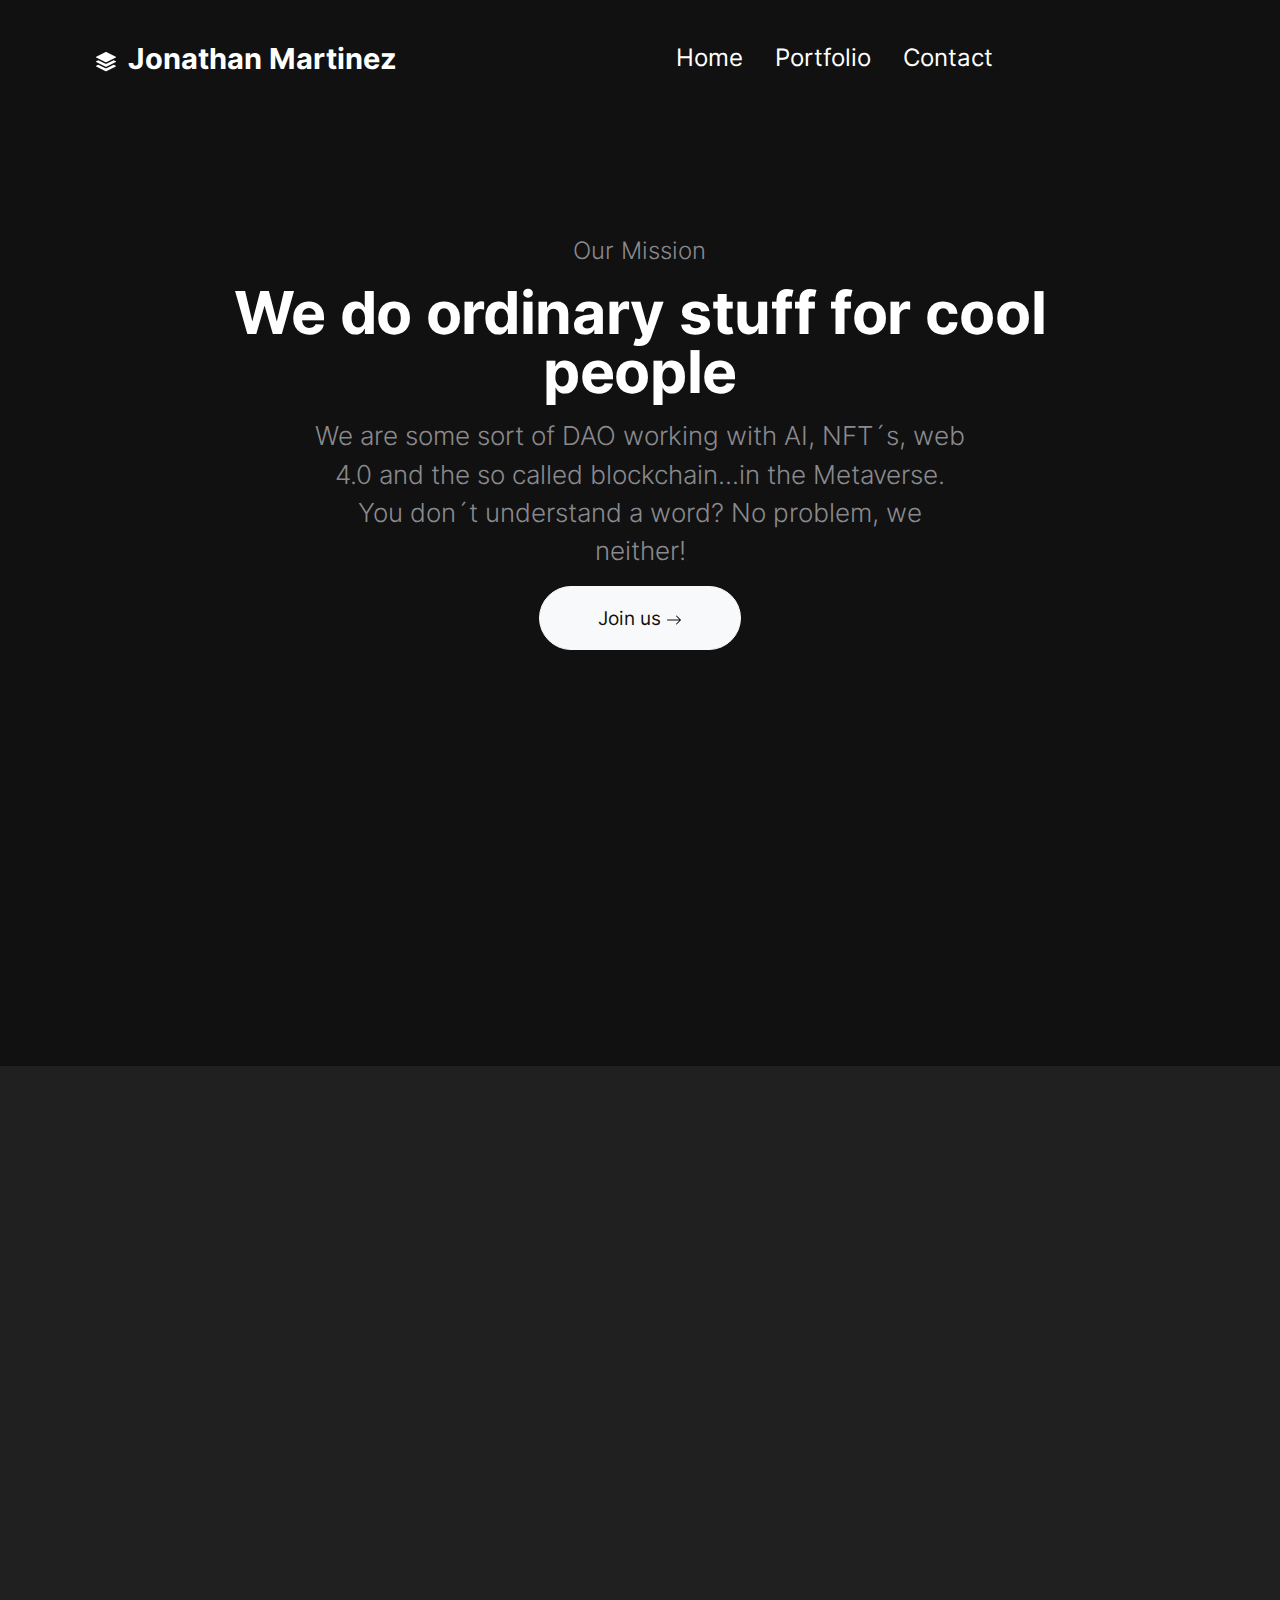
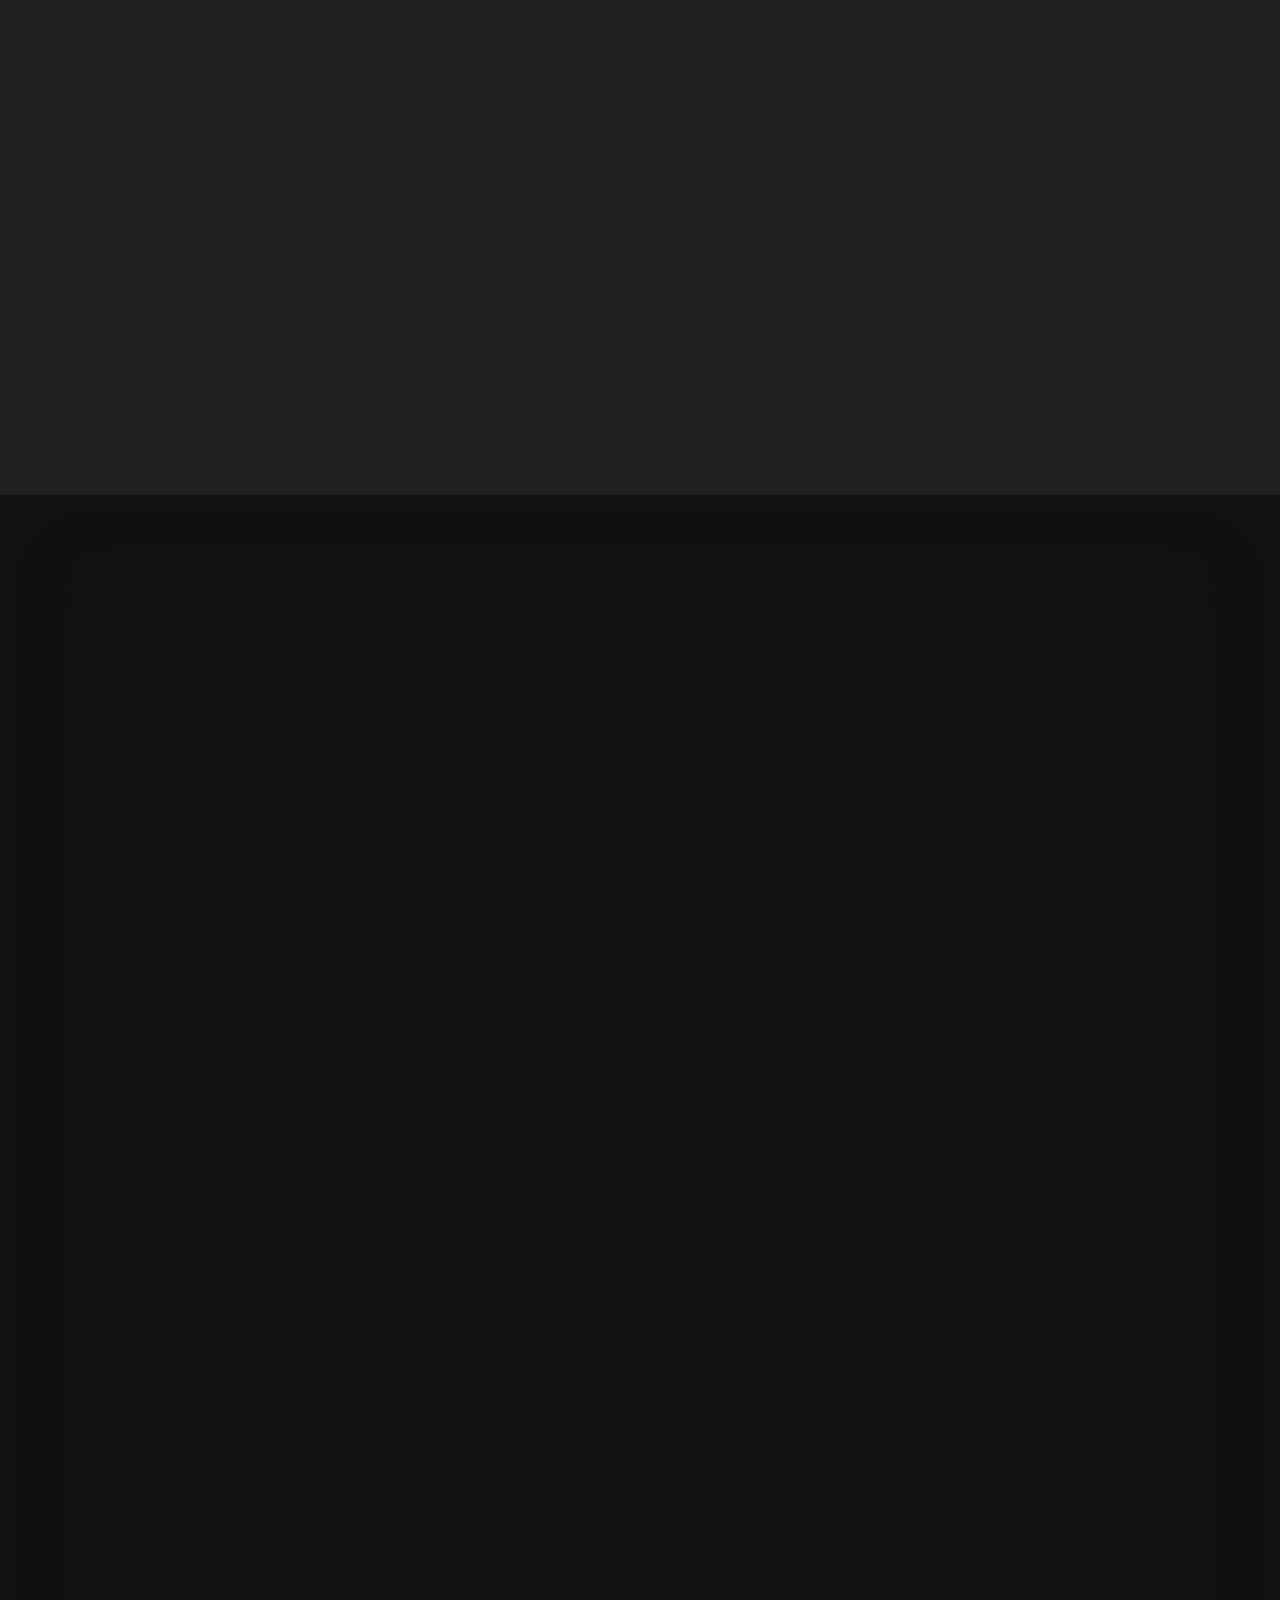
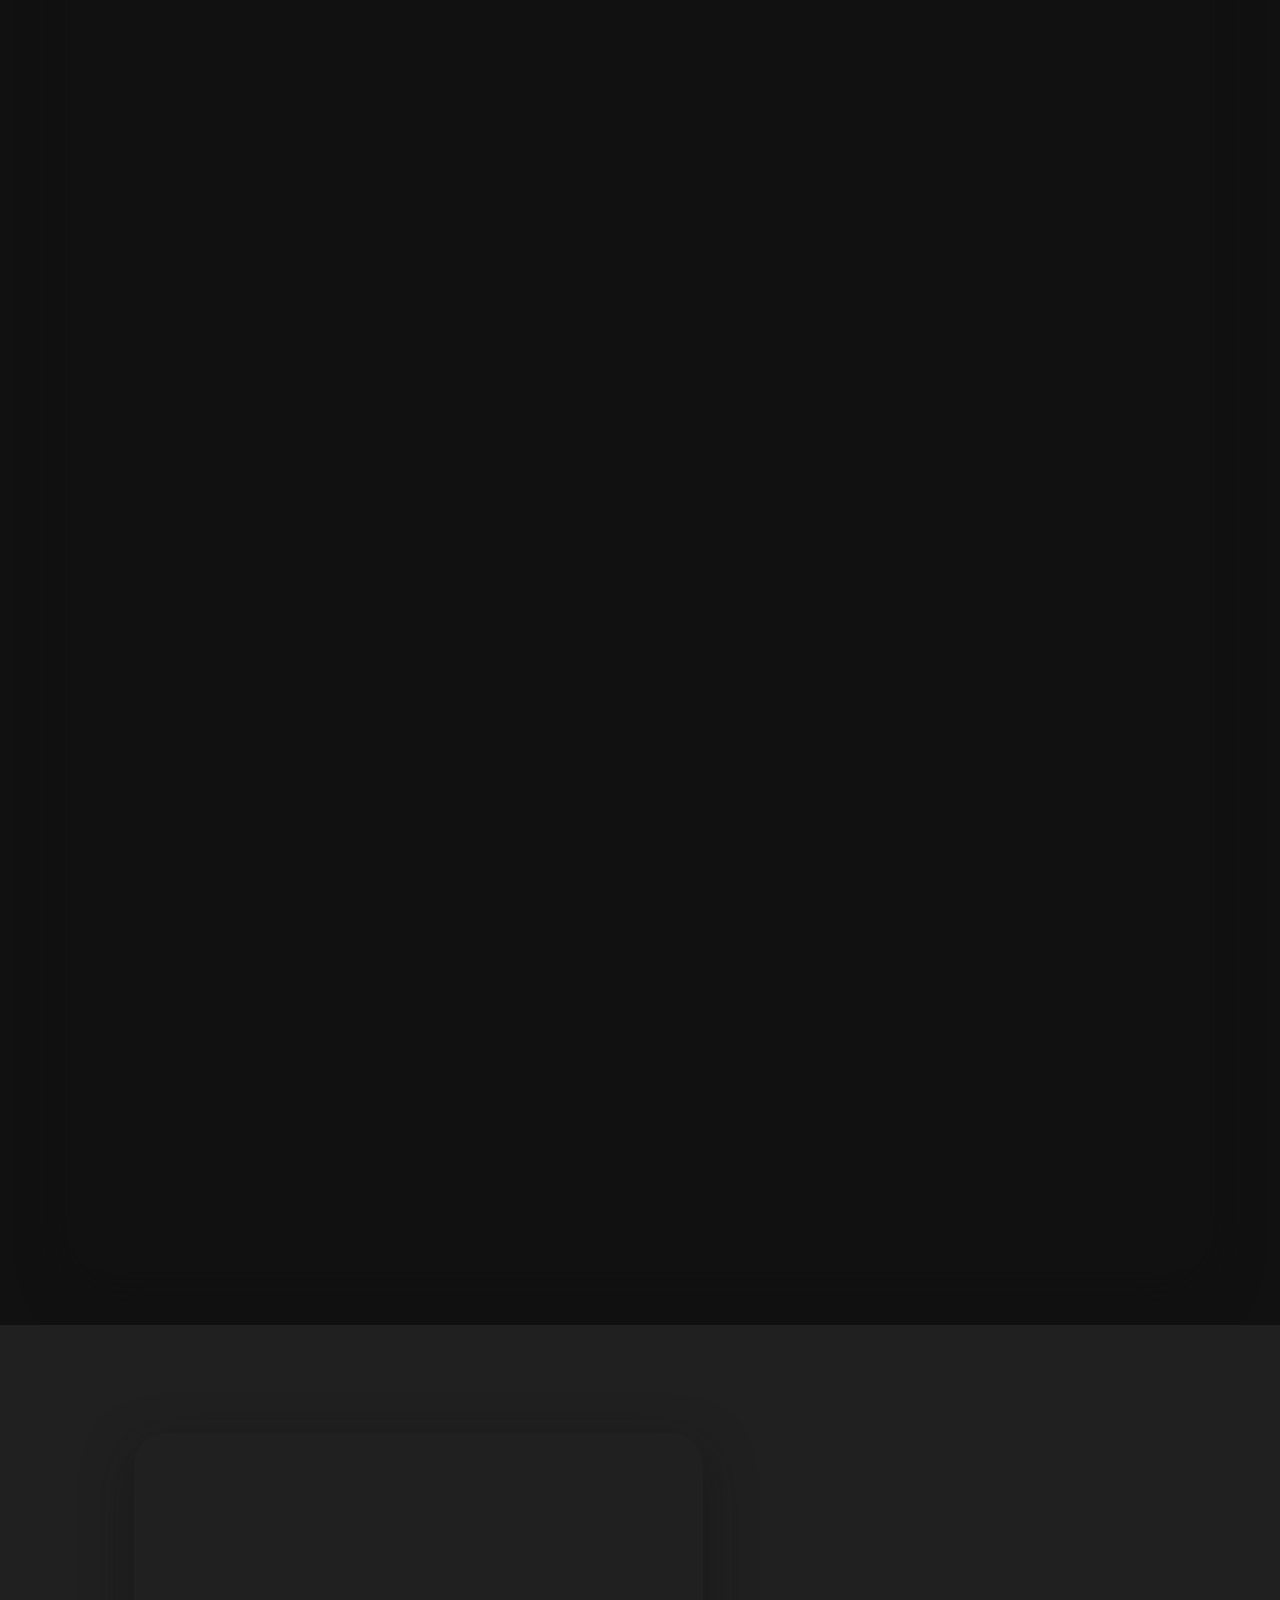
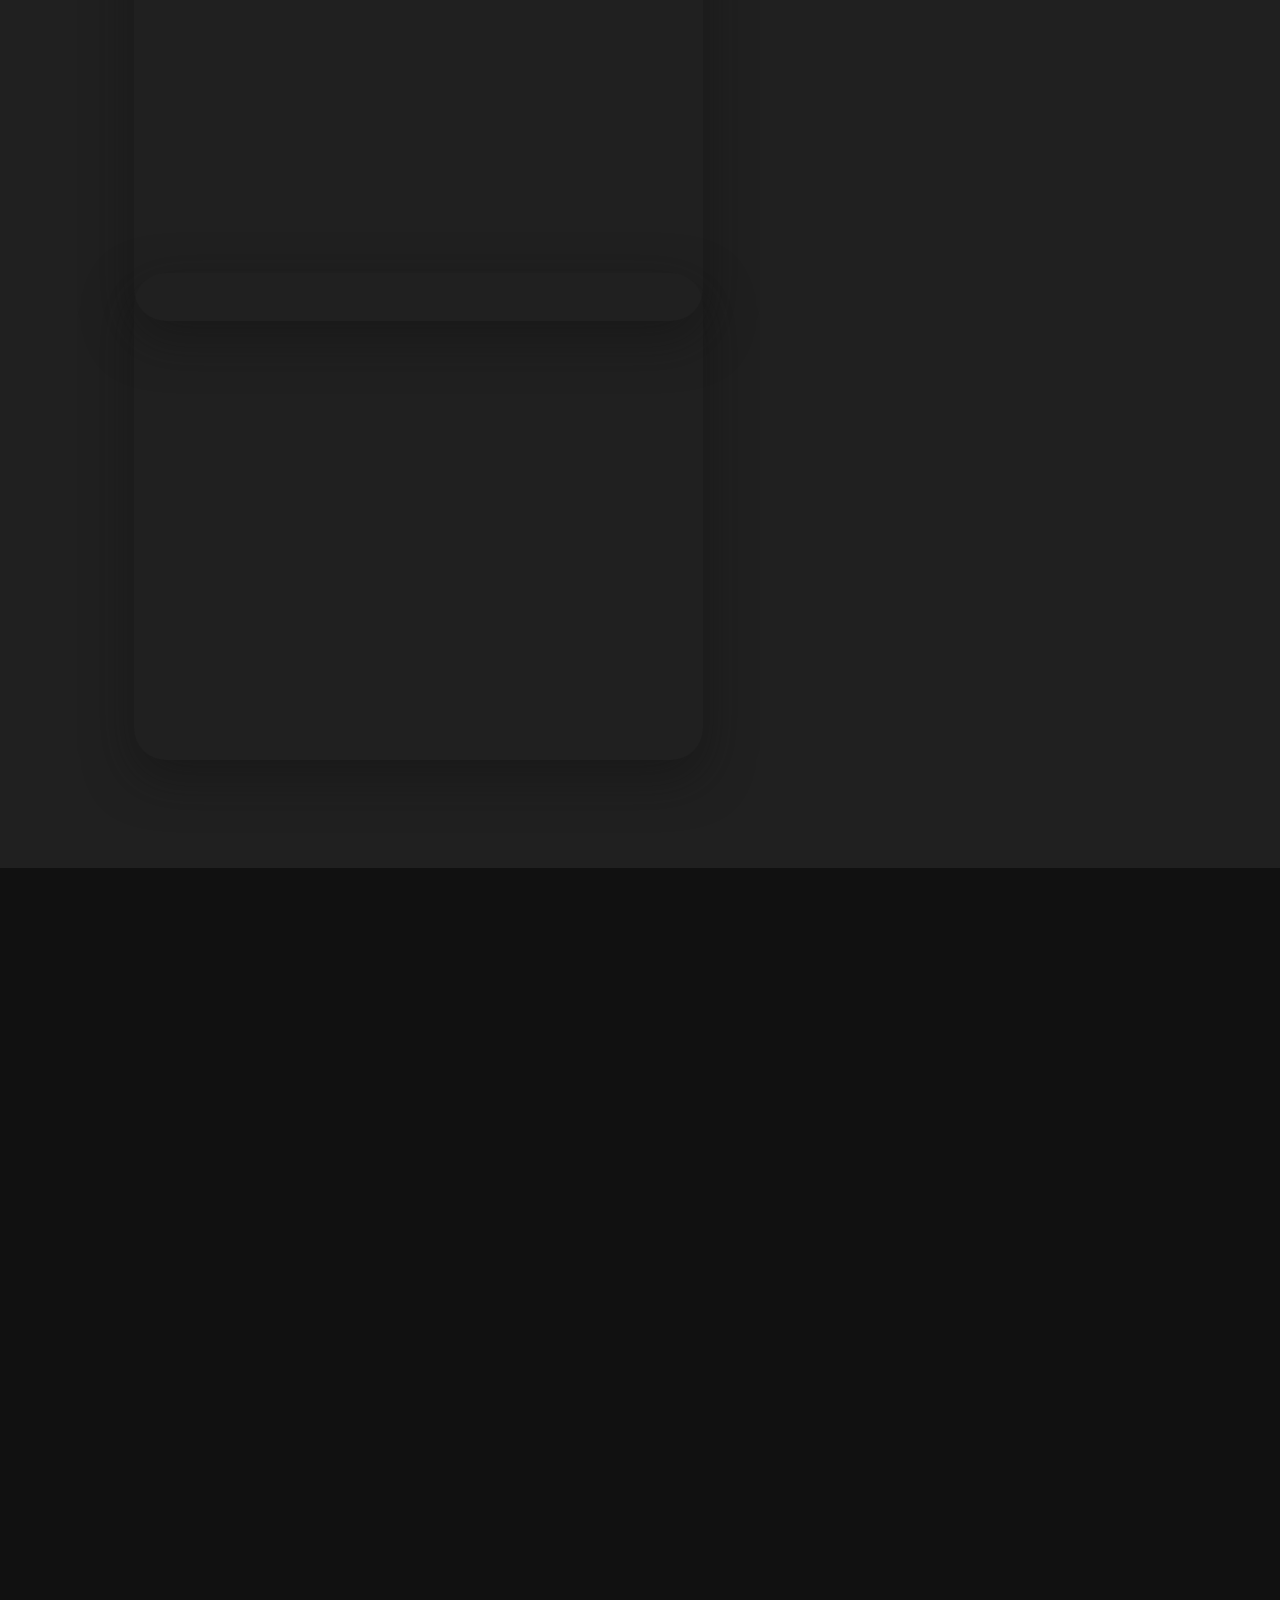
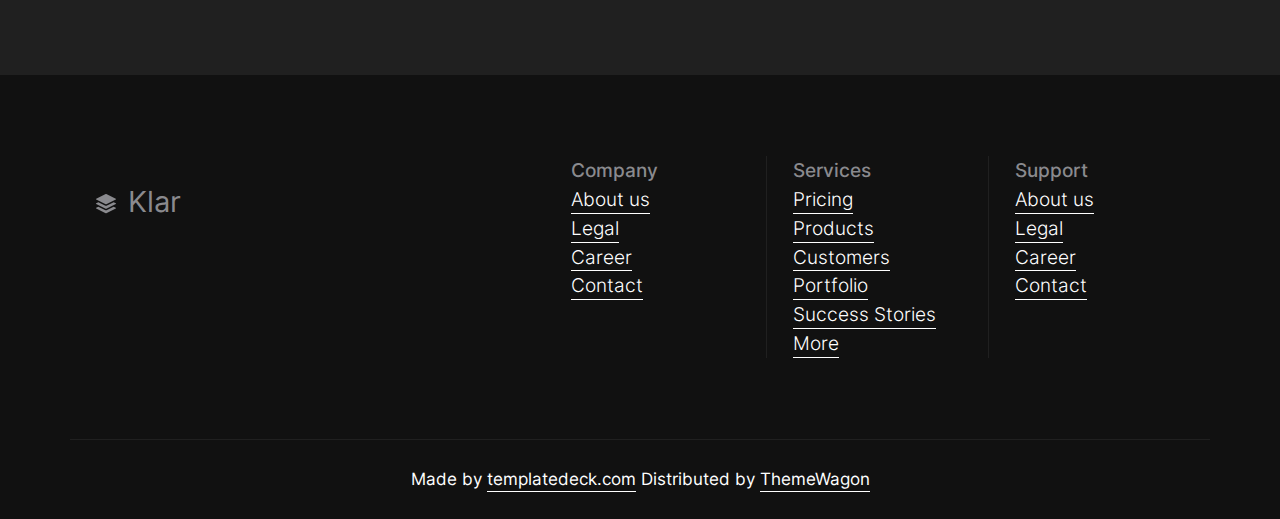
<file: index.html>
<!doctype html>
<html class="h-100" lang="en">

<head>
  <meta charset="utf-8">
  <meta name="viewport" content="width=device-width,initial-scale=1,shrink-to-fit=no">
  <meta name="description" content="A well made and handcrafted Bootstrap 5 template">
  <link rel="apple-touch-icon" sizes="180x180" href="img/apple-touch-icon.png">
  <link rel="icon" type="image/png" sizes="32x32" href="img/favicon-32x32.png">
  <link rel="icon" type="image/png" sizes="16x16" href="img/favicon-16x16.png">
  <link rel="icon" type="image/png" sizes="96x96" href="img/favicon.png">
  <meta name="author" content="Holger Koenemann">
  <meta name="generator" content="Eleventy v2.0.0">
  <meta name="HandheldFriendly" content="true">
  <title>Portfolio</title>
  <link rel="stylesheet" href="css/theme.min.css">
 
  <style>
    /* inter-300 - latin */
    @font-face {
      font-family: 'Inter';
      font-style: normal;
      font-weight: 300;
      font-display: swap;
      src: local(''),
        url('fonts/inter-v12-latin-300.woff2') format('woff2'),
        /* Chrome 26+, Opera 23+, Firefox 39+ */
        url('fonts/inter-v12-latin-300.woff') format('woff');
      /* Chrome 6+, Firefox 3.6+, IE 9+, Safari 5.1+ */
    }

    /* inter-400 - latin */
    @font-face {
      font-family: 'Inter';
      font-style: normal;
      font-weight: 400;
      font-display: swap;
      src: local(''),
        url('fonts/inter-v12-latin-regular.woff2') format('woff2'),
        /* Chrome 26+, Opera 23+, Firefox 39+ */
        url('fonts/inter-v12-latin-regular.woff') format('woff');
      /* Chrome 6+, Firefox 3.6+, IE 9+, Safari 5.1+ */
    }

    @font-face {
      font-family: 'Inter';
      font-style: normal;
      font-weight: 500;
      font-display: swap;
      src: local(''),
        url('fonts/inter-v12-latin-500.woff2') format('woff2'),
        /* Chrome 26+, Opera 23+, Firefox 39+ */
        url('fonts/inter-v12-latin-500.woff') format('woff');
      /* Chrome 6+, Firefox 3.6+, IE 9+, Safari 5.1+ */
    }

    @font-face {
      font-family: 'Inter';
      font-style: normal;
      font-weight: 700;
      font-display: swap;
      src: local(''),
        url('fonts/inter-v12-latin-700.woff2') format('woff2'),
        /* Chrome 26+, Opera 23+, Firefox 39+ */
        url('fonts/inter-v12-latin-700.woff') format('woff');
      /* Chrome 6+, Firefox 3.6+, IE 9+, Safari 5.1+ */
    }
  </style>


</head>

<body class="bg-black text-white mt-0" data-bs-spy="scroll" data-bs-target="#navScroll">

  <nav id="navScroll" class="navbar navbar-dark bg-black fixed-top px-vw-5" tabindex="0">
    <div class="container">
      <a class="navbar-brand pe-md-4 fs-4 col-12 col-md-auto text-center" href="index.html">
        <svg xmlns="http://www.w3.org/2000/svg" width="20" height="20" fill="currentColor" class="bi bi-stack"
          viewBox="0 0 16 16">
          <path
            d="m14.12 10.163 1.715.858c.22.11.22.424 0 .534L8.267 15.34a.598.598 0 0 1-.534 0L.165 11.555a.299.299 0 0 1 0-.534l1.716-.858 5.317 2.659c.505.252 1.1.252 1.604 0l5.317-2.66zM7.733.063a.598.598 0 0 1 .534 0l7.568 3.784a.3.3 0 0 1 0 .535L8.267 8.165a.598.598 0 0 1-.534 0L.165 4.382a.299.299 0 0 1 0-.535L7.733.063z" />
          <path
            d="m14.12 6.576 1.715.858c.22.11.22.424 0 .534l-7.568 3.784a.598.598 0 0 1-.534 0L.165 7.968a.299.299 0 0 1 0-.534l1.716-.858 5.317 2.659c.505.252 1.1.252 1.604 0l5.317-2.659z" />
        </svg>
        <span class="ms-md-1 mt-1 fw-bolder me-md-5 titulo">Jonathan Martinez</span>
      </a>

      <ul class="navbar-nav mx-auto mb-2 mb-lg-0 list-group list-group-horizontal">
        <li class="nav-item">
          <a class="nav-link fs-5" href="index.html" aria-label="Homepage">
            Home
          </a>
        </li>
        <li class="nav-item">
          <a class="nav-link fs-5" href="#porfolio" aria-label="A sample content page">
            Portfolio
          </a>
        </li>
        <li class="nav-item">
          <a class="nav-link fs-5" href="system.html" aria-label="A system message page">
            Contact
          </a>
        </li>

      </ul>
     
    </div>
  </nav>

  <main>
    <div class="w-100 overflow-hidden position-relative bg-black text-white" data-aos="fade">
      <div class="position-absolute w-100 h-100 bg-black opacity-75 top-0 start-0"></div>
      <div class="container py-vh-4 position-relative mt-5 px-vw-5 text-center">
        <div class="row d-flex align-items-center justify-content-center py-vh-5">
          <div class="col-12 col-xl-10">
            <span class="h5 text-secondary fw-lighter">Our Mission</span>
            <h1 class="display-huge mt-3 mb-3 lh-1">We do ordinary stuff for cool people</h1>
          </div>
          <div class="col-12 col-xl-8">
            <p class="lead text-secondary">We are some sort of DAO working with AI, NFT´s, web 4.0 and the so called
              blockchain...in the Metaverse. You don´t understand a word? No problem, we neither!</p>
          </div>
          <div class="col-12 text-center">
            <a href="#" class="btn btn-xl btn-light">Join us
              <svg xmlns="http://www.w3.org/2000/svg" width="16" height="16" fill="currentColor"
                class="bi bi-arrow-right" viewBox="0 0 16 16">
                <path fill-rule="evenodd"
                  d="M1 8a.5.5 0 0 1 .5-.5h11.793l-3.147-3.146a.5.5 0 0 1 .708-.708l4 4a.5.5 0 0 1 0 .708l-4 4a.5.5 0 0 1-.708-.708L13.293 8.5H1.5A.5.5 0 0 1 1 8z" />
              </svg>
            </a>
          </div>
        </div>
      </div>

    </div>

    <div class="w-100 position-relative bg-black text-white bg-cover d-flex align-items-center" id="porfolio">
      <div class="container-fluid px-vw-5">
        <div class="position-absolute w-100 h-50 bg-dark bottom-0 start-0"></div>
        <div class="row d-flex align-items-center position-relative justify-content-center px-0 g-5">
          <div class="col-12 col-lg-6">
            <img src="img/unam/unam (2).png" width="2280" height="1732" alt="abstract image"
              class="img-fluid position-relative rounded-5 shadow" data-aos="fade-up">
          </div>
          <div class="col-12 col-md-6 col-lg-3">
            <img src="img/unam/unam (1).png" width="1116" height="1578" alt="abstract image"
              class="img-fluid position-relative rounded-5 shadow" data-aos="fade-up" data-aos-duration="2000">
          </div>
          <div class="col-12 col-md-6 col-lg-3">
            <img src="img/unam/unam (3).png" width="1116" height="848" alt="abstract image"
              class="img-fluid position-relative rounded-5 shadow" data-aos="fade-up" data-aos-duration="3000">
          </div>
        </div>
      </div>
    </div>
    <div class="bg-dark">
      <div class="container px-vw-5 py-vh-5">
        <div class="row d-flex align-items-center">
          <div class="col-12 col-lg-7 text-lg-end" data-aos="fade-right">
            <span class="h5 text-secondary fw-lighter">Lanscape</span>
            <h2 class="display-4">Virtualizacion del Centro Cultural Universitario UNAM ENES Morelia</h2>
          </div>
          <div class="col-12 col-lg-5" data-aos="fade-left">
            <h3 class="pt-5">Modelado 3D </h3>
            <p class="text-secondary">Lorem ipsum dolor sit amet, consetetur sadipscing elitr, sed diam nonumy eirmod
              tempor invidunt ut labore et dolore magna aliquyam erat, sed diam voluptua.<br>
              <a href="content.html" class="link-fancy link-fancy-light me-2">Tell me more</a>
              <svg xmlns="http://www.w3.org/2000/svg" width="24" height="24" fill="currentColor"
                class="bi bi-arrow-right-circle" viewBox="0 0 16 16">
                <path fill-rule="evenodd"
                  d="M1 8a7 7 0 1 0 14 0A7 7 0 0 0 1 8zm15 0A8 8 0 1 1 0 8a8 8 0 0 1 16 0zM4.5 7.5a.5.5 0 0 0 0 1h5.793l-2.147 2.146a.5.5 0 0 0 .708.708l3-3a.5.5 0 0 0 0-.708l-3-3a.5.5 0 1 0-.708.708L10.293 7.5H4.5z" />
              </svg>
            </p>
            <h3 class="border-top border-secondary pt-5 mt-5">Landscape en Unreal Engine y Unity</h3>
            <p class="text-secondary">Lorem ipsum dolor sit amet, consetetur sadipscing elitr, sed diam nonumy eirmod
              tempor invidunt ut labore et dolore magna aliquyam erat, sed diam voluptua.<br>
              <a href="content.html" class="link-fancy link-fancy-light me-2">Tell me more</a>
              <svg xmlns="http://www.w3.org/2000/svg" width="24" height="24" fill="currentColor"
                class="bi bi-arrow-right-circle" viewBox="0 0 16 16">
                <path fill-rule="evenodd"
                  d="M1 8a7 7 0 1 0 14 0A7 7 0 0 0 1 8zm15 0A8 8 0 1 1 0 8a8 8 0 0 1 16 0zM4.5 7.5a.5.5 0 0 0 0 1h5.793l-2.147 2.146a.5.5 0 0 0 .708.708l3-3a.5.5 0 0 0 0-.708l-3-3a.5.5 0 1 0-.708.708L10.293 7.5H4.5z" />
              </svg>
            </p>
          </div>
        </div>
      </div>
    </div>

    <div class="bg-black py-vh-3">
      <div class="container bg-black px-vw-5 py-vh-3 rounded-5 shadow">

        <div class="row gx-5">
          <div class="col-12 col-md-6">
            <div class="card bg-transparent mb-5" data-aos="zoom-in-up">
              <div class="bg-dark shadow rounded-5 p-0">
                <div class="sketchfab-embed-wrapper"> <iframe title="Exhibidor Pastelero" frameborder="0" allowfullscreen mozallowfullscreen="true" webkitallowfullscreen="true" allow="autoplay; fullscreen; xr-spatial-tracking" xr-spatial-tracking execution-while-out-of-viewport execution-while-not-rendered web-share width="640" height="480" src="https://sketchfab.com/models/203ab8e62d40469d977b3bc71530044f/embed"> </iframe> </div>
                
                
                <div class="p-5">
                  <h2 class="fw-lighter">Ipsum dolor est</h2>
                  <p class="pb-4 text-secondary">Lorem ipsum dolor sit amet, consetetur sadipscing elitr, sed diam
                    nonumy eirmod tempor invidunt ut labore et dolore magna aliquyam erat.</p>
                  <a href="#" class="link-fancy link-fancy-light">Read more</a>
                </div>
              </div>
            </div>

            <div class="card bg-transparent" data-aos="zoom-in-up">
              <div class="bg-dark shadow rounded-5 p-0">

                <div class="sketchfab-embed-wrapper"> <iframe title="Golden apple" frameborder="0" allowfullscreen mozallowfullscreen="true" webkitallowfullscreen="true" allow="autoplay; fullscreen; xr-spatial-tracking" xr-spatial-tracking execution-while-out-of-viewport execution-while-not-rendered web-share width="640" height="480" src="https://sketchfab.com/models/77097946eac543038b2cd06dae72848c/embed"> </iframe> </div>
                
               <!-- <img src="img/3.jpg" width="582" height="442" alt="abstract image"
                  class="img-fluid rounded-5 no-bottom-radius" loading="lazy">-->
                <div class="p-5">
                  <h2 class="fw-lighter">Ipsum dolor est</h2>
                  <p class="pb-4 text-secondary">Lorem ipsum dolor sit amet, consetetur sadipscing elitr, sed diam
                    nonumy eirmod tempor invidunt ut labore et dolore magna aliquyam erat.</p>
                  <a href="#" class="link-fancy link-fancy-light">Read more</a>
                </div>
              </div>
            </div>
          </div>
          <div class="col-12 col-md-6">
            <div class="p-5 pt-0 mt-5" data-aos="fade">
              <span class="h5 text-secondary fw-lighter">More Works!</span>
              <h2 class="display-4">There is a lot we don´t know. Here is a small sneak peek</h2>
            </div>
            <div class="card bg-transparent mb-5 mt-5" data-aos="zoom-in-up">
              <div class="bg-dark shadow rounded-5 p-0">

                <div class="sketchfab-embed-wrapper"> <iframe title="Christmas tableware" frameborder="0" allowfullscreen mozallowfullscreen="true" webkitallowfullscreen="true" allow="autoplay; fullscreen; xr-spatial-tracking" xr-spatial-tracking execution-while-out-of-viewport execution-while-not-rendered web-share width="640" height="480" src="https://sketchfab.com/models/864626c0aaba4572813cf90b31ef16bf/embed"> </iframe> </div>

               <!-- <img src="img/3.jpg" width="582" height="390" alt="abstract image"
                  class="img-fluid rounded-5 no-bottom-radius" loading="lazy">-->
                <div class="p-5">
                  <h2 class="fw-lighter">Ipsum dolor est</h2>
                  <p class="pb-4 text-secondary">Lorem ipsum dolor sit amet, consetetur sadipscing elitr, sed diam
                    nonumy eirmod tempor invidunt ut labore et dolore magna aliquyam erat.</p>
                  <a href="#" class="link-fancy link-fancy-light">Read more</a>
                </div>
              </div>
            </div>

            <div class="card bg-transparent" data-aos="zoom-in-up">
              <div class="bg-dark shadow rounded-5 p-0">

                <div class="sketchfab-embed-wrapper"> <iframe title="Chrysler Imperial" frameborder="0" allowfullscreen mozallowfullscreen="true" webkitallowfullscreen="true" allow="autoplay; fullscreen; xr-spatial-tracking" xr-spatial-tracking execution-while-out-of-viewport execution-while-not-rendered web-share width="640" height="480" src="https://sketchfab.com/models/6af7dd7c1a8445ba997b95cc479de2fb/embed"> </iframe> </div>

               <!-- <img src="img/3.jpg" width="582" height="327" alt="abstract image"
                  class="img-fluid rounded-5 no-bottom-radius" loading="lazy">-->
                <div class="p-5">
                  <h2 class="fw-lighter">Ipsum dolor est</h2>
                  <p class="pb-4 text-secondary">Lorem ipsum dolor sit amet, consetetur sadipscing elitr, sed diam
                    nonumy eirmod tempor invidunt ut labore et dolore magna aliquyam erat.</p>
                  <a href="#" class="link-fancy link-fancy-light">Read more</a>
                </div>
              </div>
            </div>
          </div>
        </div>

      </div>

    </div>
    <div class="bg-dark position-relative">
      <div class="container px-vw-5 py-vh-5">
        <div class="row d-flex align-items-center">

          <div class="col-12 col-lg-7">

            <div class="sketchfab-embed-wrapper img-fluid rounded-5 mb-n5 shadow"> <iframe title="plato regalo" frameborder="0" allowfullscreen mozallowfullscreen="true" webkitallowfullscreen="true" allow="autoplay; fullscreen; xr-spatial-tracking" xr-spatial-tracking execution-while-out-of-viewport execution-while-not-rendered web-share width="640" height="480" src="https://sketchfab.com/models/7c9a700afe1d4012ac5985962e511272/embed"> </iframe> </div>

           <!-- <img class="img-fluid rounded-5 mb-n5 shadow" src="img/3.jpg" width="512" height="512"
              alt="a nice person" loading="lazy" data-aos="zoom-in-right">-->
              <div class="sketchfab-embed-wrapper img-fluid rounded-5  shadow"> <iframe title="Astronaut Tableware" frameborder="0" allowfullscreen mozallowfullscreen="true" webkitallowfullscreen="true" allow="autoplay; fullscreen; xr-spatial-tracking" xr-spatial-tracking execution-while-out-of-viewport execution-while-not-rendered web-share width="640" height="480" src="https://sketchfab.com/models/1e9b147b3022425f9555dd481a19f1be/embed"> </iframe> </div>

           <!-- <img class="img-fluid rounded-5 ms-5 mb-n5 shadow" src="img/3.jpg" width="512" height="512"
              alt="another nice person" loading="lazy" data-aos="zoom-in-up">-->
          </div>
          <div class="col-12 col-lg-5 bg-dark rounded-5 py-5" data-aos="fade">
            <span class="h5 text-secondary fw-lighter">Do you like faces?</span>
            <h2 class="display-4">We constantly adding new images to our website. Does it make sense? No!</h2>
          </div>
        </div>
      </div>
    </div>

    <div class="bg-black">
      <div class="container px-vw-5 py-vh-5">
        <div class="row d-flex align-items-center">
          <div class="col-12 col-lg-5 text-center text-lg-end" data-aos="zoom-in-right">
            <span class="h5 text-secondary fw-lighter">What we charge</span>
            <h2 class="display-4">You get all our knowledge for one simple price</h2>
          </div>
          <div class="col-12 col-lg-7 bg-dark rounded-5 py-vh-3 text-center my-5" data-aos="zoom-in-up">
            <h2 class="display-huge mb-5">
              <span class="fs-4 me-2 fw-light">$</span><span class="border-bottom border-5">499</span><span
                class="fs-6 fw-light">/day</span>
            </h2>
            <p class="lead text-secondary">Lorem ipsum dolor sit amet, consectetur adipisicing elit, sed do eiusmod
              tempor incididunt ut labore et dolore magna aliqua. Ut enim ad minim veniam, quis nostrud exercitation
              ullamco laboris nisi ut aliquip ex ea commodo consequat.</p>
            <a href="#" class="btn btn-xl btn-light">Sign up
              <svg xmlns="http://www.w3.org/2000/svg" width="16" height="16" fill="currentColor"
                class="bi bi-arrow-right" viewBox="0 0 16 16">
                <path fill-rule="evenodd"
                  d="M1 8a.5.5 0 0 1 .5-.5h11.793l-3.147-3.146a.5.5 0 0 1 .708-.708l4 4a.5.5 0 0 1 0 .708l-4 4a.5.5 0 0 1-.708-.708L13.293 8.5H1.5A.5.5 0 0 1 1 8z" />
              </svg>
            </a>
          </div>
        </div>
      </div>

    </div>
    <div class="container-fluid px-vw-5 position-relative" data-aos="fade">
      <div class="position-absolute w-100 h-50 bg-black top-0 start-0"></div>
      <div class="position-relative py-vh-5 bg-cover bg-center rounded-5"
        style="background-image: url(img/1.jpg)">
        <div class="container bg-black px-vw-5 py-vh-3 rounded-5 shadow">
          <div class="row d-flex align-items-center">

            <div class="col-6 d-flex align-items-center bg-dark shadow rounded-5 p-0" data-aos="zoom-in-up">
              <div class="row d-flex justify-content-center">
                <div class="col-12">
                  <img src="img/1.jpg" width="684" height="457" alt="our CEO with some nice numbers"
                    class="img-fluid rounded-5" loading="lazy">
                </div>
                <div class="col-12 col-lg-10 col-xl-8 text-center my-5">
                  <p class="lead border-bottom pb-4 border-secondary">"Lorem ipsum dolor sit amet, consetetur sadipscing
                    elitr, sed diam nonumy eirmod tempor invidunt ut labore et dolore magna aliquyam erat, sed diam
                    voluptua. At vero eos et accusam et justo duo dolores et ea rebum. Stet clita kasd gubergren, no sea
                    takimata sanctus est Lorem ipsum dolor sit amet."</p>
                  <p class="text-secondary text-center">Jane Doe, CEO</p>
                </div>
              </div>
            </div>
            <div class="col-5 offset-1">
              <span class="h5 text-secondary fw-lighter">The numbers</span>
              <h2 class="display-huge fw-bolder" data-aos="zoom-in-left">+400</h2>
              <p class="h4 fw-lighter text-secondary">
                Lorem ipsum dolor sit amet, consetetur sadipscing elitr.
              </p>

              <h2 class="display-huge fw-bolder border-top border-secondary pt-5 mt-5" data-aos="zoom-in-left">78.981
              </h2>
              <p class="h4 fw-lighter text-secondary">
                Lorem ipsum dolor sit amet, consetetur sadipscing elitr.
              </p>
              <h2 class="display-huge fw-bolder border-top border-secondary pt-5 mt-5" data-aos="zoom-in-left">98%</h2>
              <p class="h4 fw-lighter text-secondary">
                Lorem ipsum dolor sit amet, consetetur sadipscing elitr.
              </p>
            </div>
          </div>
        </div>

      </div>
    </div>
    <div class="bg-dark py-vh-5">
      <div class="container px-vw-5">
        <div class="row d-flex gx-5 align-items-center">
          <div class="col-12 col-lg-6">
            <div class="rounded-5 bg-black p-5 shadow" data-aos="zoom-in-right">
              <div class="fs-1">
                <svg xmlns="http://www.w3.org/2000/svg" width="16" height="16" fill="currentColor"
                  class="bi bi-star-fill" viewBox="0 0 16 16">
                  <path
                    d="M3.612 15.443c-.386.198-.824-.149-.746-.592l.83-4.73L.173 6.765c-.329-.314-.158-.888.283-.95l4.898-.696L7.538.792c.197-.39.73-.39.927 0l2.184 4.327 4.898.696c.441.062.612.636.282.95l-3.522 3.356.83 4.73c.078.443-.36.79-.746.592L8 13.187l-4.389 2.256z" />
                </svg>


                <svg xmlns="http://www.w3.org/2000/svg" width="16" height="16" fill="currentColor"
                  class="bi bi-star-fill" viewBox="0 0 16 16">
                  <path
                    d="M3.612 15.443c-.386.198-.824-.149-.746-.592l.83-4.73L.173 6.765c-.329-.314-.158-.888.283-.95l4.898-.696L7.538.792c.197-.39.73-.39.927 0l2.184 4.327 4.898.696c.441.062.612.636.282.95l-3.522 3.356.83 4.73c.078.443-.36.79-.746.592L8 13.187l-4.389 2.256z" />
                </svg>


                <svg xmlns="http://www.w3.org/2000/svg" width="16" height="16" fill="currentColor"
                  class="bi bi-star-fill" viewBox="0 0 16 16">
                  <path
                    d="M3.612 15.443c-.386.198-.824-.149-.746-.592l.83-4.73L.173 6.765c-.329-.314-.158-.888.283-.95l4.898-.696L7.538.792c.197-.39.73-.39.927 0l2.184 4.327 4.898.696c.441.062.612.636.282.95l-3.522 3.356.83 4.73c.078.443-.36.79-.746.592L8 13.187l-4.389 2.256z" />
                </svg>


                <svg xmlns="http://www.w3.org/2000/svg" width="16" height="16" fill="currentColor"
                  class="bi bi-star-fill" viewBox="0 0 16 16">
                  <path
                    d="M3.612 15.443c-.386.198-.824-.149-.746-.592l.83-4.73L.173 6.765c-.329-.314-.158-.888.283-.95l4.898-.696L7.538.792c.197-.39.73-.39.927 0l2.184 4.327 4.898.696c.441.062.612.636.282.95l-3.522 3.356.83 4.73c.078.443-.36.79-.746.592L8 13.187l-4.389 2.256z" />
                </svg>


                <svg xmlns="http://www.w3.org/2000/svg" width="16" height="16" fill="currentColor"
                  class="bi bi-star-fill" viewBox="0 0 16 16">
                  <path
                    d="M3.612 15.443c-.386.198-.824-.149-.746-.592l.83-4.73L.173 6.765c-.329-.314-.158-.888.283-.95l4.898-.696L7.538.792c.197-.39.73-.39.927 0l2.184 4.327 4.898.696c.441.062.612.636.282.95l-3.522 3.356.83 4.73c.078.443-.36.79-.746.592L8 13.187l-4.389 2.256z" />
                </svg>


              </div>
              <p class="text-secondary lead">"Lorem ipsum dolor sit amet, consectetur tempor incididunt ut labore et
                dolore magna aliqua ullamco laboris nisi ut aliquip ex ea commodo consequat."</p>
              <div class="d-flex justify-content-start align-items-center border-top border-secondary pt-3">
                <img src="img/2.png" width="96" height="96" class="rounded-circle me-3" alt="a nice person"
                  data-aos="fade" loading="lazy">
                <div>
                  <span class="h6 fw-5">Jane Doemunsky</span><br>
                  <small class="text-secondary">COO, The Boo Corp.</small>
                </div>
              </div>
            </div>
            <div class="rounded-5 bg-black p-5 shadow mt-5" data-aos="zoom-in-right">
              <div class="fs-1">
                <svg xmlns="http://www.w3.org/2000/svg" width="16" height="16" fill="currentColor"
                  class="bi bi-star-fill" viewBox="0 0 16 16">
                  <path
                    d="M3.612 15.443c-.386.198-.824-.149-.746-.592l.83-4.73L.173 6.765c-.329-.314-.158-.888.283-.95l4.898-.696L7.538.792c.197-.39.73-.39.927 0l2.184 4.327 4.898.696c.441.062.612.636.282.95l-3.522 3.356.83 4.73c.078.443-.36.79-.746.592L8 13.187l-4.389 2.256z" />
                </svg>


                <svg xmlns="http://www.w3.org/2000/svg" width="16" height="16" fill="currentColor"
                  class="bi bi-star-fill" viewBox="0 0 16 16">
                  <path
                    d="M3.612 15.443c-.386.198-.824-.149-.746-.592l.83-4.73L.173 6.765c-.329-.314-.158-.888.283-.95l4.898-.696L7.538.792c.197-.39.73-.39.927 0l2.184 4.327 4.898.696c.441.062.612.636.282.95l-3.522 3.356.83 4.73c.078.443-.36.79-.746.592L8 13.187l-4.389 2.256z" />
                </svg>


                <svg xmlns="http://www.w3.org/2000/svg" width="16" height="16" fill="currentColor"
                  class="bi bi-star-fill" viewBox="0 0 16 16">
                  <path
                    d="M3.612 15.443c-.386.198-.824-.149-.746-.592l.83-4.73L.173 6.765c-.329-.314-.158-.888.283-.95l4.898-.696L7.538.792c.197-.39.73-.39.927 0l2.184 4.327 4.898.696c.441.062.612.636.282.95l-3.522 3.356.83 4.73c.078.443-.36.79-.746.592L8 13.187l-4.389 2.256z" />
                </svg>


                <svg xmlns="http://www.w3.org/2000/svg" width="16" height="16" fill="currentColor"
                  class="bi bi-star-fill" viewBox="0 0 16 16">
                  <path
                    d="M3.612 15.443c-.386.198-.824-.149-.746-.592l.83-4.73L.173 6.765c-.329-.314-.158-.888.283-.95l4.898-.696L7.538.792c.197-.39.73-.39.927 0l2.184 4.327 4.898.696c.441.062.612.636.282.95l-3.522 3.356.83 4.73c.078.443-.36.79-.746.592L8 13.187l-4.389 2.256z" />
                </svg>


                <svg xmlns="http://www.w3.org/2000/svg" width="16" height="16" fill="currentColor"
                  class="bi bi-star-half" viewBox="0 0 16 16">
                  <path
                    d="M5.354 5.119 7.538.792A.516.516 0 0 1 8 .5c.183 0 .366.097.465.292l2.184 4.327 4.898.696A.537.537 0 0 1 16 6.32a.548.548 0 0 1-.17.445l-3.523 3.356.83 4.73c.078.443-.36.79-.746.592L8 13.187l-4.389 2.256a.52.52 0 0 1-.146.05c-.342.06-.668-.254-.6-.642l.83-4.73L.173 6.765a.55.55 0 0 1-.172-.403.58.58 0 0 1 .085-.302.513.513 0 0 1 .37-.245l4.898-.696zM8 12.027a.5.5 0 0 1 .232.056l3.686 1.894-.694-3.957a.565.565 0 0 1 .162-.505l2.907-2.77-4.052-.576a.525.525 0 0 1-.393-.288L8.001 2.223 8 2.226v9.8z" />
                </svg>

              </div>
              <p class="text-secondary lead">"Lorem ipsum dolor sit amet, consectetur tempor incididunt ut labore et
                dolore magna aliqua. Ut enim ad minim veniam. quis nostrud exercitation ullamco laboris nisi ut aliquip
                ex ea commodo consequat."</p>
              <div class="d-flex justify-content-start align-items-center border-top border-secondary pt-3">
                <img src="img/3.jpg" width="96" height="96" class="rounded-circle me-3" alt="a nice person"
                  data-aos="fade" loading="lazy">
                <div>
                  <span class="h6 fw-5">Jane Doemunsky</span><br>
                  <small class="text-secondary">COO, The Boo Corp.</small>
                </div>
              </div>
            </div>

          </div>
          <div class="col-12 col-lg-6">
            <div class="p-5 pt-0" data-aos="fade">
              <span class="h5 text-secondary fw-lighter">What others have to say</span>
              <h2 class="display-4">Invidunt ut labore et dolore magna aliquyam erat.</h2>
            </div>
            <div class="rounded-5 bg-black p-5 shadow mt-5 gradient" data-aos="zoom-in-left">
              <div class="fs-1">
                <svg xmlns="http://www.w3.org/2000/svg" width="16" height="16" fill="currentColor"
                  class="bi bi-star-fill" viewBox="0 0 16 16">
                  <path
                    d="M3.612 15.443c-.386.198-.824-.149-.746-.592l.83-4.73L.173 6.765c-.329-.314-.158-.888.283-.95l4.898-.696L7.538.792c.197-.39.73-.39.927 0l2.184 4.327 4.898.696c.441.062.612.636.282.95l-3.522 3.356.83 4.73c.078.443-.36.79-.746.592L8 13.187l-4.389 2.256z" />
                </svg>


                <svg xmlns="http://www.w3.org/2000/svg" width="16" height="16" fill="currentColor"
                  class="bi bi-star-fill" viewBox="0 0 16 16">
                  <path
                    d="M3.612 15.443c-.386.198-.824-.149-.746-.592l.83-4.73L.173 6.765c-.329-.314-.158-.888.283-.95l4.898-.696L7.538.792c.197-.39.73-.39.927 0l2.184 4.327 4.898.696c.441.062.612.636.282.95l-3.522 3.356.83 4.73c.078.443-.36.79-.746.592L8 13.187l-4.389 2.256z" />
                </svg>


                <svg xmlns="http://www.w3.org/2000/svg" width="16" height="16" fill="currentColor"
                  class="bi bi-star-fill" viewBox="0 0 16 16">
                  <path
                    d="M3.612 15.443c-.386.198-.824-.149-.746-.592l.83-4.73L.173 6.765c-.329-.314-.158-.888.283-.95l4.898-.696L7.538.792c.197-.39.73-.39.927 0l2.184 4.327 4.898.696c.441.062.612.636.282.95l-3.522 3.356.83 4.73c.078.443-.36.79-.746.592L8 13.187l-4.389 2.256z" />
                </svg>


                <svg xmlns="http://www.w3.org/2000/svg" width="16" height="16" fill="currentColor"
                  class="bi bi-star-fill" viewBox="0 0 16 16">
                  <path
                    d="M3.612 15.443c-.386.198-.824-.149-.746-.592l.83-4.73L.173 6.765c-.329-.314-.158-.888.283-.95l4.898-.696L7.538.792c.197-.39.73-.39.927 0l2.184 4.327 4.898.696c.441.062.612.636.282.95l-3.522 3.356.83 4.73c.078.443-.36.79-.746.592L8 13.187l-4.389 2.256z" />
                </svg>


                <svg xmlns="http://www.w3.org/2000/svg" width="16" height="16" fill="currentColor"
                  class="bi bi-star-fill" viewBox="0 0 16 16">
                  <path
                    d="M3.612 15.443c-.386.198-.824-.149-.746-.592l.83-4.73L.173 6.765c-.329-.314-.158-.888.283-.95l4.898-.696L7.538.792c.197-.39.73-.39.927 0l2.184 4.327 4.898.696c.441.062.612.636.282.95l-3.522 3.356.83 4.73c.078.443-.36.79-.746.592L8 13.187l-4.389 2.256z" />
                </svg>


              </div>
              <p class="lead">"Consectetur adipisicing elit, sed do eiusmod tempor incididunt ut labore et dolore magna
                aliqua. Ut enim ad minim veniam, quis nostrud exercitation ullamco laboris nisi ut aliquip ex ea commodo
                consequat."</p>
              <div class="d-flex justify-content-start align-items-center border-top pt-3">
                <img src="img/2.png" width="96" height="96" class="rounded-circle me-3" alt="a nice person"
                  data-aos="fade" loading="lazy">
                <div>
                  <span class="h6 fw-5">Jane Doemunsky</span><br>
                  <small>COO, The Boo Corp.</small>
                </div>
              </div>
            </div>
          </div>
        </div>
      </div>

    </div>

  </main>

  <footer class="bg-black border-top border-dark">
    <div class="container py-vh-4 text-secondary fw-lighter">
      <div class="row">
        <div class="col-12 col-lg-5 py-4 text-center text-lg-start">
          <a class="navbar-brand pe-md-4 fs-4 col-12 col-md-auto text-center" href="index.html">
            <svg xmlns="http://www.w3.org/2000/svg" width="20" height="20" fill="currentColor" class="bi bi-stack"
              viewBox="0 0 16 16">
              <path
                d="m14.12 10.163 1.715.858c.22.11.22.424 0 .534L8.267 15.34a.598.598 0 0 1-.534 0L.165 11.555a.299.299 0 0 1 0-.534l1.716-.858 5.317 2.659c.505.252 1.1.252 1.604 0l5.317-2.66zM7.733.063a.598.598 0 0 1 .534 0l7.568 3.784a.3.3 0 0 1 0 .535L8.267 8.165a.598.598 0 0 1-.534 0L.165 4.382a.299.299 0 0 1 0-.535L7.733.063z" />
              <path
                d="m14.12 6.576 1.715.858c.22.11.22.424 0 .534l-7.568 3.784a.598.598 0 0 1-.534 0L.165 7.968a.299.299 0 0 1 0-.534l1.716-.858 5.317 2.659c.505.252 1.1.252 1.604 0l5.317-2.659z" />
            </svg>
            <span class="ms-md-1 mt-1 fw-bolder me-md-5">Klar</span>
          </a>

        </div>
        <div class="col border-end border-dark">
          <span class="h6">Company</span>
          <ul class="nav flex-column">
            <li class="nav-item">
              <a href="#" class="link-fancy link-fancy-light">About us</a>
            </li>
            <li class="nav-item">
              <a href="#" class="link-fancy link-fancy-light">Legal</a>
            </li>

            <li class="nav-item">
              <a href="#" class="link-fancy link-fancy-light">Career</a>
            </li>
            <li class="nav-item">
              <a href="#" class="link-fancy link-fancy-light">Contact</a>
            </li>
          </ul>
        </div>
        <div class="col border-end border-dark">
          <span class="h6">Services</span>
          <ul class="nav flex-column">
            <li class="nav-item">
              <a href="#" class="link-fancy link-fancy-light">Pricing</a>
            </li>
            <li class="nav-item">
              <a href="#" class="link-fancy link-fancy-light">Products</a>
            </li>

            <li class="nav-item">
              <a href="#" class="link-fancy link-fancy-light">Customers</a>
            </li>
            <li class="nav-item">
              <a href="#" class="link-fancy link-fancy-light">Portfolio</a>
            </li>
            <li class="nav-item">
              <a href="#" class="link-fancy link-fancy-light">Success Stories</a>
            </li>
            <li class="nav-item">
              <a href="#" class="link-fancy link-fancy-light">More</a>
            </li>
          </ul>
        </div>
        <div class="col">
          <span class="h6">Support</span>
          <ul class="nav flex-column">
            <li class="nav-item">
              <a href="#" class="link-fancy link-fancy-light">About us</a>
            </li>
            <li class="nav-item">
              <a href="#" class="link-fancy link-fancy-light">Legal</a>
            </li>

            <li class="nav-item">
              <a href="#" class="link-fancy link-fancy-light">Career</a>
            </li>
            <li class="nav-item">
              <a href="#" class="link-fancy link-fancy-light">Contact</a>
            </li>
          </ul>
        </div>
      </div>
    </div>
    <div class="container text-center small py-vh-2 border-top border-dark">Made by
      <a href="https://templatedeck.com" class="link-fancy link-fancy-light" target="_blank">templatedeck.com</a>
      Distributed by <a href="https://themewagon.com" class="link-fancy link-fancy-light" target="_blank">ThemeWagon</a>
    </div>
  </footer>








  <script src="js/bootstrap.bundle.min.js"></script>
  <script src="js/aos.js"></script>
  <script>
    AOS.init({
      duration: 800, // values from 0 to 3000, with step 50ms
    });
  </script>
  <script>
    let scrollpos = window.scrollY;
    const header = document.querySelector(".navbar");
    const header_height = header.offsetHeight;

    const add_class_on_scroll = () => header.classList.add("scrolled", "shadow-sm");
    const remove_class_on_scroll = () => header.classList.remove("scrolled", "shadow-sm");

    window.addEventListener('scroll', function () {
      scrollpos = window.scrollY;

      if (scrollpos >= header_height) { add_class_on_scroll(); }
      else { remove_class_on_scroll(); }

      console.log(scrollpos);
    })
  </script>

</body>

</html>
</file>
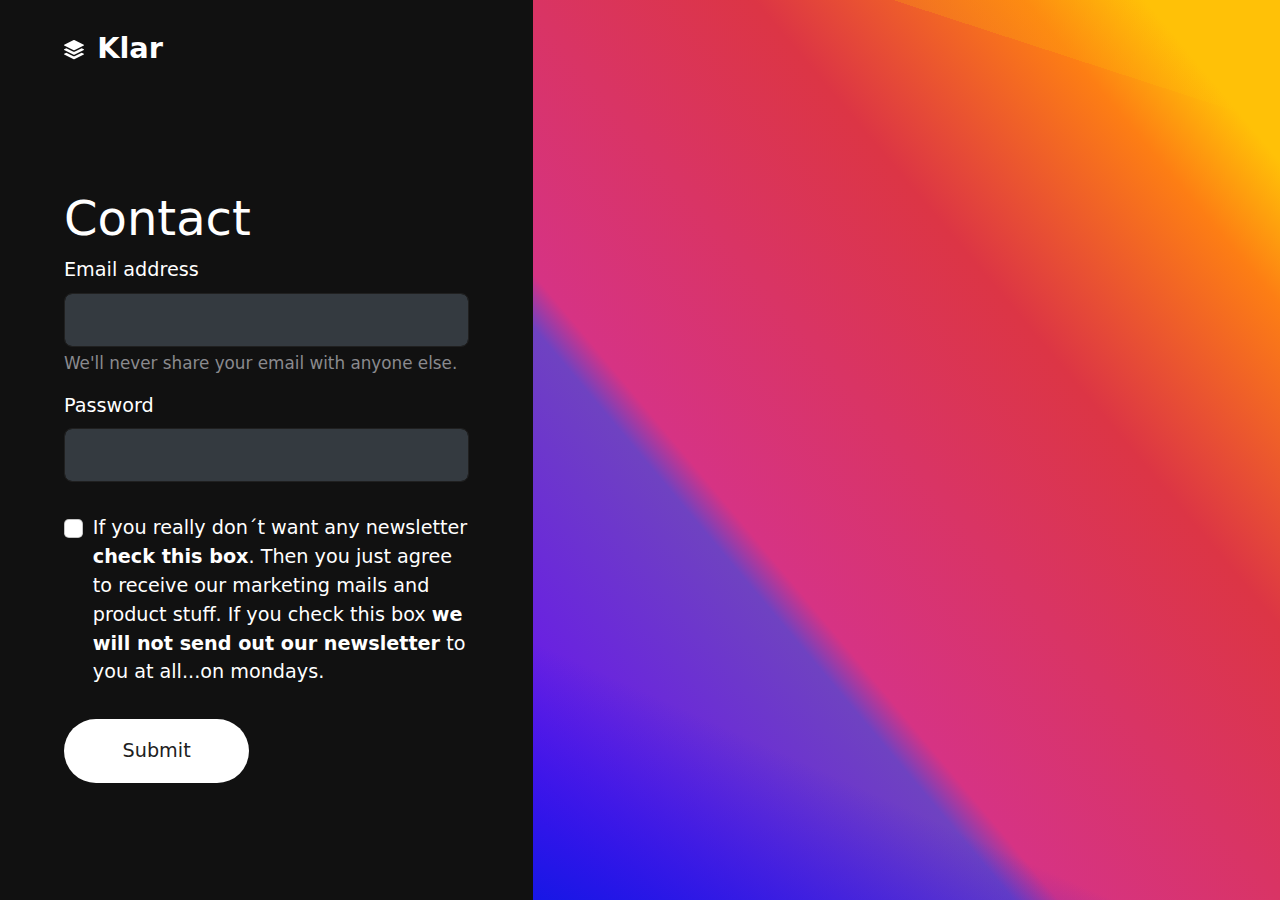
<file: system.html>
<!doctype html>
<html class="h-100" lang="en">

  <head>
      <meta charset="utf-8">
  <meta name="viewport" content="width=device-width,initial-scale=1,shrink-to-fit=no">
  <meta name="description" content="A well made and handcrafted Bootstrap 5 template">
  <link rel="apple-touch-icon" sizes="180x180" href="img/apple-touch-icon.png">
  <link rel="icon" type="image/png" sizes="32x32" href="img/favicon-32x32.png">
  <link rel="icon" type="image/png" sizes="16x16" href="img/favicon-16x16.png">
  <link rel="icon" type="image/png" sizes="96x96" href="img/favicon.png">
  <meta name="author" content="Holger Koenemann">
  <meta name="generator" content="Eleventy v2.0.0">
  <meta name="HandheldFriendly" content="true">
  <title>Register a new account</title>
  <link rel="stylesheet" href="css/theme.min.css">


  </head>

  <body class="d-flex h-100 w-100 bg-black text-white" data-bs-spy="scroll" data-bs-target="#navScroll">

    <div class="h-100 container-fluid">
      <div class="h-100 row d-flex align-items-stretch">
        
          <div class="col-12 col-md-7 col-lg-6 col-xl-5 d-flex align-items-start flex-column px-vw-5">
          
            <header class="mb-auto py-vh-2 col-12">
              <a class="navbar-brand pe-md-4 fs-4 col-12 col-md-auto text-center" href="index.html">
  <svg xmlns="http://www.w3.org/2000/svg" width="20" height="20" fill="currentColor" class="bi bi-stack" viewBox="0 0 16 16">
    <path d="m14.12 10.163 1.715.858c.22.11.22.424 0 .534L8.267 15.34a.598.598 0 0 1-.534 0L.165 11.555a.299.299 0 0 1 0-.534l1.716-.858 5.317 2.659c.505.252 1.1.252 1.604 0l5.317-2.66zM7.733.063a.598.598 0 0 1 .534 0l7.568 3.784a.3.3 0 0 1 0 .535L8.267 8.165a.598.598 0 0 1-.534 0L.165 4.382a.299.299 0 0 1 0-.535L7.733.063z"/>
    <path d="m14.12 6.576 1.715.858c.22.11.22.424 0 .534l-7.568 3.784a.598.598 0 0 1-.534 0L.165 7.968a.299.299 0 0 1 0-.534l1.716-.858 5.317 2.659c.505.252 1.1.252 1.604 0l5.317-2.659z"/>
  </svg>
  <span class="ms-md-1 mt-1 fw-bolder me-md-5">Klar</span>
</a>

            </header>
            <main class="mb-auto col-12">
              <h1>Contact</h1>
              
<form class="row">
  <div class="col-12">
  <div class="mb-3">
    <label for="exampleInputEmail1" class="form-label">Email address</label>
    <input type="email" class="form-control form-control-lg bg-gray-800 border-dark" id="exampleInputEmail1" aria-describedby="emailHelp">
    <div id="emailHelp" class="form-text">We'll never share your email with anyone else.</div>
  </div>
  <div class="mb-3">
    <label for="exampleInputPassword1" class="form-label">Password</label>
    <input type="password" class="form-control form-control-lg bg-gray-800 border-dark" id="exampleInputPassword1">
  </div>
  <div class="mb-3 form-check py-3">
    <input type="checkbox" class="form-check-input" id="exampleCheck1">
    <label class="form-check-label" for="exampleCheck1">If you really don´t want any newsletter <strong>check this box</strong>. Then you just agree to receive our marketing mails and product stuff. If you check this box <strong>we will not send out our newsletter</strong> to you at all...on mondays.</label>
  </div>
  <button type="submit" class="btn btn-white btn-xl mb-4">Submit</button>
</div>
</form>

            </main>
          </div>
          
            <div class="col-12 col-md-5 col-lg-6 col-xl-7 gradient ">
              <div class="sketchfab-embed-wrapper col-12 col-md-5 col-lg-6 col-xl-7"> <iframe title="UNAM Centro cultural Universitario ENES Morelia" frameborder="0" allowfullscreen mozallowfullscreen="true" webkitallowfullscreen="true" allow="autoplay; fullscreen; xr-spatial-tracking" xr-spatial-tracking execution-while-out-of-viewport execution-while-not-rendered web-share width="640" height="480" src="https://sketchfab.com/models/b616c3bf9d6c41aaa46553b82c140a50/embed?ui_theme=dark"> </iframe> </div></div>
          
        </div>

      </div></body>
    </html>
</file>
<file: css/theme.min.css>
/*!
   * Bootstrap  v5.2.1 (https://getbootstrap.com/)
   * Copyright 2011-2022 The Bootstrap Authors
   * Copyright 2011-2022 Twitter, Inc.
   * Licensed under MIT (https://github.com/twbs/bootstrap/blob/main/LICENSE)
   */:root{--bs-blue:#1717e5;--bs-indigo:#6610f2;--bs-purple:#6f42c1;--bs-pink:#d63384;--bs-red:#dc3545;--bs-orange:#fd7e14;--bs-yellow:#ffc107;--bs-green:#198754;--bs-teal:#20c997;--bs-cyan:#0dcaf0;--bs-white:#fff;--bs-gray:#8a8a8e;--bs-gray-dark:#343a40;--bs-gray-100:#f8f9fa;--bs-gray-200:#e9ecef;--bs-gray-300:#dee2e6;--bs-gray-400:#ced4da;--bs-gray-500:#adb5bd;--bs-gray-600:#8a8a8e;--bs-gray-700:#495057;--bs-gray-800:#343a40;--bs-gray-900:#202020;--bs-primary:#1717e5;--bs-secondary:#8a8a8e;--bs-success:#198754;--bs-info:#0dcaf0;--bs-warning:#ffc107;--bs-danger:#dc3545;--bs-light:#f8f9fa;--bs-dark:#202020;--bs-primary-rgb:23,23,229;--bs-secondary-rgb:138,138,142;--bs-success-rgb:25,135,84;--bs-info-rgb:13,202,240;--bs-warning-rgb:255,193,7;--bs-danger-rgb:220,53,69;--bs-light-rgb:248,249,250;--bs-dark-rgb:32,32,32;--bs-white-rgb:255,255,255;--bs-black-rgb:17,17,17;--bs-body-color-rgb:32,32,32;--bs-body-bg-rgb:255,255,255;--bs-font-sans-serif:"Inter",system-ui,-apple-system,"Segoe UI",Roboto,"Helvetica Neue",Arial,"Noto Sans",sans-serif,"Apple Color Emoji","Segoe UI Emoji","Segoe UI Symbol","Noto Color Emoji";--bs-font-monospace:SFMono-Regular,Menlo,Monaco,Consolas,"Liberation Mono","Courier New",monospace;--bs-gradient:linear-gradient(180deg, rgba(255, 255, 255, 0.15), rgba(255, 255, 255, 0));--bs-body-font-family:var(--bs-font-sans-serif);--bs-body-font-size:1.2rem;--bs-body-font-weight:400;--bs-body-line-height:1.5;--bs-body-color:#202020;--bs-body-bg:#fff;--bs-border-width:1px;--bs-border-style:solid;--bs-border-color:#dee2e6;--bs-border-color-translucent:rgba(17, 17, 17, 0.175);--bs-border-radius:0.375rem;--bs-border-radius-sm:0.25rem;--bs-border-radius-lg:0.5rem;--bs-border-radius-xl:1rem;--bs-border-radius-2xl:2rem;--bs-border-radius-pill:50rem;--bs-link-color:#1717e5;--bs-link-hover-color:#1212b7;--bs-code-color:#d63384;--bs-highlight-bg:#fff3cd}*,::after,::before{box-sizing:border-box}@media (prefers-reduced-motion:no-preference){:root{scroll-behavior:smooth}}body{margin:0;font-family:var(--bs-body-font-family);font-size:var(--bs-body-font-size);font-weight:var(--bs-body-font-weight);line-height:var(--bs-body-line-height);color:var(--bs-body-color);text-align:var(--bs-body-text-align);background-color:var(--bs-body-bg);-webkit-text-size-adjust:100%;-webkit-tap-highlight-color:rgba(17,17,17,0)}.h1,.h2,.h3,.h4,.h5,.h6,h1,h2,h3,h4,h5,h6{margin-top:0;margin-bottom:.5rem;font-weight:500;line-height:1.2}.h1,h1{font-size:calc(1.425rem + 2.1vw)}@media (min-width:1200px){.h1,h1{font-size:3rem}}.h2,h2{font-size:calc(1.365rem + 1.38vw)}@media (min-width:1200px){.h2,h2{font-size:2.4rem}}.h3,h3{font-size:calc(1.335rem + 1.02vw)}@media (min-width:1200px){.h3,h3{font-size:2.1rem}}.h4,h4{font-size:calc(1.305rem + .66vw)}@media (min-width:1200px){.h4,h4{font-size:1.8rem}}.h5,h5{font-size:calc(1.275rem + .3vw)}@media (min-width:1200px){.h5,h5{font-size:1.5rem}}.h6,h6{font-size:1.2rem}p{margin-top:0;margin-bottom:1rem}address{margin-bottom:1rem;font-style:normal;line-height:inherit}ul{padding-left:2rem}ul{margin-top:0;margin-bottom:1rem}ul ul{margin-bottom:0}strong{font-weight:bolder}.small,small{font-size:.875em}a{color:var(--bs-link-color);text-decoration:underline}a:hover{color:var(--bs-link-hover-color)}a:not([href]):not([class]),a:not([href]):not([class]):hover{color:inherit;text-decoration:none}img,svg{vertical-align:middle}label{display:inline-block}button{border-radius:0}button:focus:not(:focus-visible){outline:0}button,input{margin:0;font-family:inherit;font-size:inherit;line-height:inherit}button{text-transform:none}[type=button],[type=submit],button{-webkit-appearance:button}[type=button]:not(:disabled),[type=submit]:not(:disabled),button:not(:disabled){cursor:pointer}::-moz-focus-inner{padding:0;border-style:none}::-webkit-datetime-edit-day-field,::-webkit-datetime-edit-fields-wrapper,::-webkit-datetime-edit-hour-field,::-webkit-datetime-edit-minute,::-webkit-datetime-edit-month-field,::-webkit-datetime-edit-text,::-webkit-datetime-edit-year-field{padding:0}::-webkit-inner-spin-button{height:auto}::-webkit-search-decoration{-webkit-appearance:none}::-webkit-color-swatch-wrapper{padding:0}::file-selector-button{font:inherit;-webkit-appearance:button}.lead{font-size:calc(1.2846rem + .4152vw);font-weight:300}@media (min-width:1200px){.lead{font-size:1.596rem}}.display-1{font-size:calc(1.625rem + 4.5vw);font-weight:300;line-height:1.2}@media (min-width:1200px){.display-1{font-size:5rem}}.display-4{font-size:calc(1.475rem + 2.7vw);font-weight:300;line-height:1.2}@media (min-width:1200px){.display-4{font-size:3.5rem}}.img-fluid{max-width:100%;height:auto}.container,.container-fluid{--bs-gutter-x:4vw;--bs-gutter-y:0;width:100%;padding-right:calc(var(--bs-gutter-x) * .5);padding-left:calc(var(--bs-gutter-x) * .5);margin-right:auto;margin-left:auto}@media (min-width:576px){.container{max-width:540px}}@media (min-width:768px){.container{max-width:720px}}@media (min-width:992px){.container{max-width:960px}}@media (min-width:1200px){.container{max-width:1140px}}@media (min-width:1680px){.container{max-width:1600px}}.row{--bs-gutter-x:4vw;--bs-gutter-y:0;display:flex;flex-wrap:wrap;margin-top:calc(-1 * var(--bs-gutter-y));margin-right:calc(-.5 * var(--bs-gutter-x));margin-left:calc(-.5 * var(--bs-gutter-x))}.row>*{flex-shrink:0;width:100%;max-width:100%;padding-right:calc(var(--bs-gutter-x) * .5);padding-left:calc(var(--bs-gutter-x) * .5);margin-top:var(--bs-gutter-y)}.col{flex:1 0 0%}.col-5{flex:0 0 auto;width:41.66667%}.col-6{flex:0 0 auto;width:50%}.col-12{flex:0 0 auto;width:100%}.offset-1{margin-left:8.33333%}.g-5,.gx-5{--bs-gutter-x:3rem}.g-5{--bs-gutter-y:3rem}@media (min-width:768px){.col-md-auto{flex:0 0 auto;width:auto}.col-md-5{flex:0 0 auto;width:41.66667%}.col-md-6{flex:0 0 auto;width:50%}.col-md-7{flex:0 0 auto;width:58.33333%}}@media (min-width:992px){.col-lg-3{flex:0 0 auto;width:25%}.col-lg-4{flex:0 0 auto;width:33.33333%}.col-lg-5{flex:0 0 auto;width:41.66667%}.col-lg-6{flex:0 0 auto;width:50%}.col-lg-7{flex:0 0 auto;width:58.33333%}.col-lg-10{flex:0 0 auto;width:83.33333%}.offset-lg-1{margin-left:8.33333%}}@media (min-width:1200px){.col-xl-5{flex:0 0 auto;width:41.66667%}.col-xl-7{flex:0 0 auto;width:58.33333%}.col-xl-8{flex:0 0 auto;width:66.66667%}.col-xl-9{flex:0 0 auto;width:75%}.col-xl-10{flex:0 0 auto;width:83.33333%}}.form-label{margin-bottom:.5rem}.form-text{margin-top:.25rem;font-size:.875em;color:#8a8a8e}.form-control{display:block;width:100%;padding:.375rem .75rem;font-size:1.2rem;font-weight:400;line-height:1.5;color:#202020;background-color:#fff;background-clip:padding-box;border:1px solid #ced4da;appearance:none;border-radius:.375rem;transition:border-color .15s ease-in-out,box-shadow .15s ease-in-out}@media (prefers-reduced-motion:reduce){.form-control{transition:none}}.form-control:focus{color:#202020;background-color:#fff;border-color:#8b8bf2;outline:0;box-shadow:0 0 0 .25rem rgba(23,23,229,.25)}.form-control::-webkit-date-and-time-value{height:1.5em}.form-control::placeholder{color:#8a8a8e;opacity:1}.form-control:disabled{background-color:#e9ecef;opacity:1}.form-control::file-selector-button{padding:.375rem .75rem;margin:-.375rem -.75rem;margin-inline-end:.75rem;color:#202020;background-color:#e9ecef;pointer-events:none;border-color:inherit;border-style:solid;border-width:0;border-inline-end-width:1px;border-radius:0;transition:color .15s ease-in-out,background-color .15s ease-in-out,border-color .15s ease-in-out,box-shadow .15s ease-in-out}@media (prefers-reduced-motion:reduce){.form-control::file-selector-button{transition:none}}.form-control:hover:not(:disabled):not([readonly])::file-selector-button{background-color:#dde0e3}.form-control-lg{min-height:calc(1.5em + 1rem + 2px);padding:.5rem 1rem;font-size:calc(1.275rem + .3vw);border-radius:.5rem}@media (min-width:1200px){.form-control-lg{font-size:1.5rem}}.form-control-lg::file-selector-button{padding:.5rem 1rem;margin:-.5rem -1rem;margin-inline-end:1rem}.form-check{display:block;min-height:1.8rem;padding-left:1.5em;margin-bottom:.125rem}.form-check .form-check-input{float:left;margin-left:-1.5em}.form-check-input{width:1em;height:1em;margin-top:.25em;vertical-align:top;background-color:#fff;background-repeat:no-repeat;background-position:center;background-size:contain;border:1px solid rgba(17,17,17,.25);appearance:none;print-color-adjust:exact}.form-check-input[type=checkbox]{border-radius:.25em}.form-check-input:active{filter:brightness(90%)}.form-check-input:focus{border-color:#8b8bf2;outline:0;box-shadow:0 0 0 .25rem rgba(23,23,229,.25)}.form-check-input:checked{background-color:#1717e5;border-color:#1717e5}.form-check-input:checked[type=checkbox]{background-image:url("data:image/svg+xml,%3csvg xmlns='http://www.w3.org/2000/svg' viewBox='0 0 20 20'%3e%3cpath fill='none' stroke='%23fff' stroke-linecap='round' stroke-linejoin='round' stroke-width='3' d='m6 10 3 3 6-6'/%3e%3c/svg%3e")}.form-check-input[type=checkbox]:indeterminate{background-color:#1717e5;border-color:#1717e5;background-image:url("data:image/svg+xml,%3csvg xmlns='http://www.w3.org/2000/svg' viewBox='0 0 20 20'%3e%3cpath fill='none' stroke='%23fff' stroke-linecap='round' stroke-linejoin='round' stroke-width='3' d='M6 10h8'/%3e%3c/svg%3e")}.form-check-input:disabled{pointer-events:none;filter:none;opacity:.5}.form-check-input:disabled~.form-check-label{cursor:default;opacity:.5}.btn{--bs-btn-padding-x:0.75rem;--bs-btn-padding-y:0.375rem;--bs-btn-font-size:1.2rem;--bs-btn-font-weight:400;--bs-btn-line-height:1.5;--bs-btn-color:#202020;--bs-btn-bg:transparent;--bs-btn-border-width:1px;--bs-btn-border-color:transparent;--bs-btn-border-radius:99rem;--bs-btn-hover-border-color:transparent;--bs-btn-box-shadow:inset 0 1px 0 rgba(255, 255, 255, 0.15),0 1px 1px rgba(17, 17, 17, 0.075);--bs-btn-disabled-opacity:0.65;--bs-btn-focus-box-shadow:0 0 0 0.25rem rgba(var(--bs-btn-focus-shadow-rgb), .5);display:inline-block;padding:var(--bs-btn-padding-y) var(--bs-btn-padding-x);font-family:var(--bs-btn-font-family);font-size:var(--bs-btn-font-size);font-weight:var(--bs-btn-font-weight);line-height:var(--bs-btn-line-height);color:var(--bs-btn-color);text-align:center;text-decoration:none;vertical-align:middle;cursor:pointer;user-select:none;border:var(--bs-btn-border-width) solid var(--bs-btn-border-color);border-radius:var(--bs-btn-border-radius);background-color:var(--bs-btn-bg);transition:color .15s ease-in-out,background-color .15s ease-in-out,border-color .15s ease-in-out,box-shadow .15s ease-in-out}@media (prefers-reduced-motion:reduce){.btn{transition:none}}.btn:first-child:hover,:not(.btn-check)+.btn:hover{color:var(--bs-btn-hover-color);background-color:var(--bs-btn-hover-bg);border-color:var(--bs-btn-hover-border-color)}.btn:focus-visible{color:var(--bs-btn-hover-color);background-color:var(--bs-btn-hover-bg);border-color:var(--bs-btn-hover-border-color);outline:0;box-shadow:var(--bs-btn-focus-box-shadow)}.btn.active,.btn.show,.btn:first-child:active,:not(.btn-check)+.btn:active{color:var(--bs-btn-active-color);background-color:var(--bs-btn-active-bg);border-color:var(--bs-btn-active-border-color)}.btn.active:focus-visible,.btn.show:focus-visible,.btn:first-child:active:focus-visible,:not(.btn-check)+.btn:active:focus-visible{box-shadow:var(--bs-btn-focus-box-shadow)}.btn:disabled{color:var(--bs-btn-disabled-color);pointer-events:none;background-color:var(--bs-btn-disabled-bg);border-color:var(--bs-btn-disabled-border-color);opacity:var(--bs-btn-disabled-opacity)}.btn-light{--bs-btn-color:#111;--bs-btn-bg:#f8f9fa;--bs-btn-border-color:#f8f9fa;--bs-btn-hover-color:#111;--bs-btn-hover-bg:#d3d4d5;--bs-btn-hover-border-color:#c6c7c8;--bs-btn-focus-shadow-rgb:213,214,215;--bs-btn-active-color:#111;--bs-btn-active-bg:#c6c7c8;--bs-btn-active-border-color:#babbbc;--bs-btn-active-shadow:inset 0 3px 5px rgba(17, 17, 17, 0.125);--bs-btn-disabled-color:#111;--bs-btn-disabled-bg:#f8f9fa;--bs-btn-disabled-border-color:#f8f9fa}.btn-outline-light{--bs-btn-color:#f8f9fa;--bs-btn-border-color:#f8f9fa;--bs-btn-hover-color:#111;--bs-btn-hover-bg:#f8f9fa;--bs-btn-hover-border-color:#f8f9fa;--bs-btn-focus-shadow-rgb:248,249,250;--bs-btn-active-color:#111;--bs-btn-active-bg:#f8f9fa;--bs-btn-active-border-color:#f8f9fa;--bs-btn-active-shadow:inset 0 3px 5px rgba(17, 17, 17, 0.125);--bs-btn-disabled-color:#f8f9fa;--bs-btn-disabled-bg:transparent;--bs-btn-disabled-border-color:#f8f9fa;--bs-gradient:none}.fade{transition:opacity .15s linear}@media (prefers-reduced-motion:reduce){.fade{transition:none}}.fade:not(.show){opacity:0}.collapse:not(.show){display:none}.collapsing{height:0;overflow:hidden;transition:height .35s ease}@media (prefers-reduced-motion:reduce){.collapsing{transition:none}}.nav{--bs-nav-link-padding-x:1rem;--bs-nav-link-padding-y:0.5rem;--bs-nav-link-color:var(--bs-link-color);--bs-nav-link-hover-color:var(--bs-link-hover-color);--bs-nav-link-disabled-color:#8a8a8e;display:flex;flex-wrap:wrap;padding-left:0;margin-bottom:0;list-style:none}.nav-link{display:block;padding:var(--bs-nav-link-padding-y) var(--bs-nav-link-padding-x);font-size:var(--bs-nav-link-font-size);font-weight:var(--bs-nav-link-font-weight);color:var(--bs-nav-link-color);text-decoration:none;transition:color .15s ease-in-out,background-color .15s ease-in-out,border-color .15s ease-in-out}@media (prefers-reduced-motion:reduce){.nav-link{transition:none}}.nav-link:focus,.nav-link:hover{color:var(--bs-nav-link-hover-color)}.navbar{--bs-navbar-padding-x:0;--bs-navbar-padding-y:0.5rem;--bs-navbar-color:rgba(17, 17, 17, 0.7);--bs-navbar-hover-color:rgba(17, 17, 17, 0.8);--bs-navbar-disabled-color:rgba(17, 17, 17, 0.3);--bs-navbar-active-color:rgba(17, 17, 17, 0.9);--bs-navbar-brand-padding-y:0.275rem;--bs-navbar-brand-margin-end:1rem;--bs-navbar-brand-font-size:1.5rem;--bs-navbar-brand-color:rgba(17, 17, 17, 0.9);--bs-navbar-brand-hover-color:rgba(17, 17, 17, 0.9);--bs-navbar-nav-link-padding-x:0.5rem;--bs-navbar-toggler-padding-y:0.25rem;--bs-navbar-toggler-padding-x:0.75rem;--bs-navbar-toggler-font-size:1.5rem;--bs-navbar-toggler-icon-bg:url("data:image/svg+xml,%3csvg xmlns='http://www.w3.org/2000/svg' viewBox='0 0 30 30'%3e%3cpath stroke='rgba%2817, 17, 17, 0.7%29' stroke-linecap='round' stroke-miterlimit='10' stroke-width='2' d='M4 7h22M4 15h22M4 23h22'/%3e%3c/svg%3e");--bs-navbar-toggler-border-color:rgba(17, 17, 17, 0.1);--bs-navbar-toggler-border-radius:99rem;--bs-navbar-toggler-focus-width:0.25rem;--bs-navbar-toggler-transition:box-shadow 0.15s ease-in-out;position:relative;display:flex;flex-wrap:wrap;align-items:center;justify-content:space-between;padding:var(--bs-navbar-padding-y) var(--bs-navbar-padding-x)}.navbar>.container,.navbar>.container-fluid{display:flex;flex-wrap:inherit;align-items:center;justify-content:space-between}.navbar-brand{padding-top:var(--bs-navbar-brand-padding-y);padding-bottom:var(--bs-navbar-brand-padding-y);margin-right:var(--bs-navbar-brand-margin-end);font-size:var(--bs-navbar-brand-font-size);color:var(--bs-navbar-brand-color);text-decoration:none;white-space:nowrap}.navbar-brand:focus,.navbar-brand:hover{color:var(--bs-navbar-brand-hover-color)}.navbar-nav{--bs-nav-link-padding-x:0;--bs-nav-link-padding-y:0.5rem;--bs-nav-link-color:var(--bs-navbar-color);--bs-nav-link-hover-color:var(--bs-navbar-hover-color);--bs-nav-link-disabled-color:var(--bs-navbar-disabled-color);display:flex;flex-direction:column;padding-left:0;margin-bottom:0;list-style:none}.navbar-nav .nav-link.active,.navbar-nav .show>.nav-link{color:var(--bs-navbar-active-color)}.navbar-dark{--bs-navbar-color:rgba(255, 255, 255, 0.55);--bs-navbar-hover-color:rgba(255, 255, 255, 0.75);--bs-navbar-disabled-color:rgba(255, 255, 255, 0.25);--bs-navbar-active-color:#fff;--bs-navbar-brand-color:#fff;--bs-navbar-brand-hover-color:#fff;--bs-navbar-toggler-border-color:rgba(255, 255, 255, 0.1);--bs-navbar-toggler-icon-bg:url("data:image/svg+xml,%3csvg xmlns='http://www.w3.org/2000/svg' viewBox='0 0 30 30'%3e%3cpath stroke='rgba%28255, 255, 255, 0.55%29' stroke-linecap='round' stroke-miterlimit='10' stroke-width='2' d='M4 7h22M4 15h22M4 23h22'/%3e%3c/svg%3e")}.card{--bs-card-spacer-y:1rem;--bs-card-spacer-x:1rem;--bs-card-title-spacer-y:0.5rem;--bs-card-border-width:1px;--bs-card-border-color:var(--bs-border-color-translucent);--bs-card-border-radius:0.375rem;--bs-card-inner-border-radius:calc(0.375rem - 1px);--bs-card-cap-padding-y:0.5rem;--bs-card-cap-padding-x:1rem;--bs-card-cap-bg:rgba(17, 17, 17, 0.03);--bs-card-bg:#fff;--bs-card-img-overlay-padding:1rem;--bs-card-group-margin:2vw;position:relative;display:flex;flex-direction:column;min-width:0;height:var(--bs-card-height);word-wrap:break-word;background-color:var(--bs-card-bg);background-clip:border-box;border:var(--bs-card-border-width) solid var(--bs-card-border-color);border-radius:var(--bs-card-border-radius)}.card>.list-group{border-top:inherit;border-bottom:inherit}.card>.list-group:first-child{border-top-width:0;border-top-left-radius:var(--bs-card-inner-border-radius);border-top-right-radius:var(--bs-card-inner-border-radius)}.card>.list-group:last-child{border-bottom-width:0;border-bottom-right-radius:var(--bs-card-inner-border-radius);border-bottom-left-radius:var(--bs-card-inner-border-radius)}@keyframes progress-bar-stripes{0%{background-position-x:1rem}}.list-group{--bs-list-group-color:#202020;--bs-list-group-bg:#fff;--bs-list-group-border-color:rgba(17, 17, 17, 0.125);--bs-list-group-border-width:1px;--bs-list-group-border-radius:0.375rem;--bs-list-group-item-padding-x:1rem;--bs-list-group-item-padding-y:0.5rem;--bs-list-group-action-color:#495057;--bs-list-group-action-hover-color:#495057;--bs-list-group-action-hover-bg:#f8f9fa;--bs-list-group-action-active-color:#202020;--bs-list-group-action-active-bg:#e9ecef;--bs-list-group-disabled-color:#8a8a8e;--bs-list-group-disabled-bg:#fff;--bs-list-group-active-color:#fff;--bs-list-group-active-bg:#1717e5;--bs-list-group-active-border-color:#1717e5;display:flex;flex-direction:column;padding-left:0;margin-bottom:0;border-radius:var(--bs-list-group-border-radius)}.list-group-horizontal{flex-direction:row}@keyframes spinner-border{to{transform:rotate(360deg)}}@keyframes spinner-grow{0%{transform:scale(0)}50%{opacity:1;transform:none}}@keyframes placeholder-glow{50%{opacity:.2}}@keyframes placeholder-wave{100%{mask-position:-200% 0}}.fixed-top{position:fixed;top:0;right:0;left:0;z-index:1030}.opacity-75{opacity:.75!important}.overflow-hidden{overflow:hidden!important}.d-flex{display:flex!important}.shadow{box-shadow:0 1rem 3rem rgba(17,17,17,.5)!important}.shadow-sm{box-shadow:0 1rem 1.5rem rgba(17,17,17,.25)!important}.position-relative{position:relative!important}.position-absolute{position:absolute!important}.top-0{top:0!important}.bottom-0{bottom:0!important}.start-0{left:0!important}.border-top{border-top:var(--bs-border-width) var(--bs-border-style) var(--bs-border-color)!important}.border-end{border-right:var(--bs-border-width) var(--bs-border-style) var(--bs-border-color)!important}.border-bottom{border-bottom:var(--bs-border-width) var(--bs-border-style) var(--bs-border-color)!important}.border-secondary{--bs-border-opacity:1;border-color:rgba(var(--bs-secondary-rgb),var(--bs-border-opacity))!important}.border-dark{--bs-border-opacity:1;border-color:rgba(var(--bs-dark-rgb),var(--bs-border-opacity))!important}.border-5{--bs-border-width:5px}.w-100{width:100%!important}.h-50{height:50%!important}.h-100{height:100%!important}.flex-column{flex-direction:column!important}.justify-content-start{justify-content:flex-start!important}.justify-content-center{justify-content:center!important}.align-items-start{align-items:flex-start!important}.align-items-center{align-items:center!important}.align-items-stretch{align-items:stretch!important}.mx-auto{margin-right:auto!important;margin-left:auto!important}.my-5{margin-top:3rem!important;margin-bottom:3rem!important}.mt-0{margin-top:0!important}.mt-1{margin-top:.25rem!important}.mt-3{margin-top:1rem!important}.mt-5{margin-top:3rem!important}.me-2{margin-right:.5rem!important}.me-3{margin-right:1rem!important}.mb-2{margin-bottom:.5rem!important}.mb-3{margin-bottom:1rem!important}.mb-4{margin-bottom:1.5rem!important}.mb-5{margin-bottom:3rem!important}.mb-auto{margin-bottom:auto!important}.ms-5{margin-left:3rem!important}.mb-n5{margin-bottom:-3rem!important}.p-0{padding:0!important}.p-5{padding:3rem!important}.px-0{padding-right:0!important;padding-left:0!important}.py-3{padding-top:1rem!important;padding-bottom:1rem!important}.py-4{padding-top:1.5rem!important;padding-bottom:1.5rem!important}.py-5{padding-top:3rem!important;padding-bottom:3rem!important}.pt-0{padding-top:0!important}.pt-3{padding-top:1rem!important}.pt-5{padding-top:3rem!important}.pb-0{padding-bottom:0!important}.pb-4{padding-bottom:1.5rem!important}.fs-1{font-size:calc(1.425rem + 2.1vw)!important}.fs-4{font-size:calc(1.305rem + .66vw)!important}.fs-5{font-size:calc(1.275rem + .3vw)!important}.fs-6{font-size:1.2rem!important}.fw-light{font-weight:300!important}.fw-lighter{font-weight:lighter!important}.fw-bold{font-weight:700!important}.fw-bolder{font-weight:bolder!important}.lh-1{line-height:1!important}.text-center{text-align:center!important}.text-secondary{--bs-text-opacity:1;color:rgba(var(--bs-secondary-rgb),var(--bs-text-opacity))!important}.text-white{--bs-text-opacity:1;color:rgba(var(--bs-white-rgb),var(--bs-text-opacity))!important}.text-muted{--bs-text-opacity:1;color:#8a8a8e!important}.bg-dark{--bs-bg-opacity:1;background-color:rgba(var(--bs-dark-rgb),var(--bs-bg-opacity))!important}.bg-black{--bs-bg-opacity:1;background-color:rgba(var(--bs-black-rgb),var(--bs-bg-opacity))!important}.bg-transparent{--bs-bg-opacity:1;background-color:transparent!important}.rounded-5{border-radius:var(--bs-border-radius-2xl)!important}.rounded-circle{border-radius:50%!important}@media (min-width:768px){.me-md-5{margin-right:3rem!important}.ms-md-1{margin-left:.25rem!important}.pe-md-4{padding-right:1.5rem!important}}@media (min-width:992px){.mb-lg-0{margin-bottom:0!important}.text-lg-start{text-align:left!important}.text-lg-end{text-align:right!important}}@media (min-width:1200px){.fs-1{font-size:3rem!important}.fs-4{font-size:1.8rem!important}.fs-5{font-size:1.5rem!important}}html{scroll-behavior:smooth}.btn,.nav-link.collapsed,.navbar,.scrolled,.shadow,a,img{transition:all .5s ease-in-out 0s}.bg-cover{background-size:cover;background-position:center center}.navbar{padding-top:32px;padding-bottom:32px}.navbar.scrolled{padding-top:12px;padding-bottom:12px;background-color:#111}.link-fancy{color:#1717e5;text-decoration:none;display:inline-block;position:relative}.link-fancy-light{color:#fff}.link-fancy:hover{color:#8a8a8e}.link-fancy-light:hover{color:#8a8a8e}.link-fancy:before{content:'';display:block;height:1px;width:100%;transform-origin:left;position:absolute;left:0;bottom:0;background-image:linear-gradient(90deg,#1717e5 0,#1717e5 25%,transparent 0,transparent 50%,#1717e5 0,#1717e5 75%,transparent 0,transparent);background-repeat:no-repeat;background-position:0;background-size:400% 1px;transition:background-position .8s ease-in-out}.link-fancy-light:before{background-image:linear-gradient(90deg,#fff 0,#fff 25%,transparent 0,transparent 50%,#fff 0,#fff 75%,transparent 0,transparent)}.link-fancy:hover:before{background-position:100%}.display-huge{font-size:calc(2.5rem + 1.5vw);font-weight:600;letter-spacing:-.02rem}.navbar-dark a.nav-link{color:#fff;border-bottom:2px solid transparent;margin:0 1rem;font-size:1.33rem}.navbar-dark a.nav-link:hover{border-bottom:2px solid #fff}.gradient{background-image:linear-gradient(24deg,#1717e5,transparent 21%),linear-gradient(198deg,rgba(255,193,7,.2) 11%,transparent 0),linear-gradient(50deg,#6610f2 5%,#6f42c1 32%,#d63384 35%,#dc3545 65%,#fd7e14 83%,#ffc107 91%)}.display-4{font-weight:500}.no-bottom-radius{border-bottom-left-radius:0!important;border-bottom-right-radius:0!important}.btn-xl{--bs-btn-padding-y:calc(.75rem + .5vh);--bs-btn-padding-x:calc(2rem + 2vw);--bs-btn-font-size:1.2rem;--bs-btn-border-radius:99rem}.btn-white{background-color:#fff;color:#202020}.btn-white:hover{background-color:#f8f9fa;color:#202020}.bg-cover{background-size:cover}.bg-center{background-position:center center}.bg-gray-800{background-color:#343a40}.bg-gray-900{background-color:#202020}.bg-black{background-color:#111}.py-vh-2{padding-top:3vh;padding-bottom:3vh}.py-vh-3{padding-top:6vh;padding-bottom:6vh}.py-vh-4{padding-top:9vh;padding-bottom:9vh}.py-vh-5{padding-top:12vh;padding-bottom:12vh}.px-vw-5{padding-left:5vw;padding-right:5vw}[data-aos][data-aos][data-aos-duration="300"],body[data-aos-duration="300"] [data-aos]{transition-duration:.3s}[data-aos][data-aos][data-aos-duration="400"],body[data-aos-duration="400"] [data-aos]{transition-duration:.4s}[data-aos][data-aos][data-aos-duration="500"],body[data-aos-duration="500"] [data-aos]{transition-duration:.5s}[data-aos][data-aos][data-aos-duration="700"],body[data-aos-duration="700"] [data-aos]{transition-duration:.7s}[data-aos][data-aos][data-aos-duration="800"],body[data-aos-duration="800"] [data-aos]{transition-duration:.8s}[data-aos][data-aos][data-aos-duration="2000"],body[data-aos-duration="2000"] [data-aos]{transition-duration:2s}[data-aos][data-aos][data-aos-duration="3000"],body[data-aos-duration="3000"] [data-aos]{transition-duration:3s}[data-aos]{pointer-events:none}[data-aos].aos-animate{pointer-events:auto}@media screen{html:not(.no-js) [data-aos^=fade][data-aos^=fade]{opacity:0;transition-property:opacity,-webkit-transform;transition-property:opacity,transform;transition-property:opacity,transform,-webkit-transform}html:not(.no-js) [data-aos^=fade][data-aos^=fade].aos-animate{opacity:1;-webkit-transform:none;transform:none}html:not(.no-js) [data-aos=fade-up]{-webkit-transform:translate3d(0,100px,0);transform:translate3d(0,100px,0)}html:not(.no-js) [data-aos=fade-right]{-webkit-transform:translate3d(-100px,0,0);transform:translate3d(-100px,0,0)}html:not(.no-js) [data-aos=fade-left]{-webkit-transform:translate3d(100px,0,0);transform:translate3d(100px,0,0)}html:not(.no-js) [data-aos^=zoom][data-aos^=zoom]{opacity:0;transition-property:opacity,-webkit-transform;transition-property:opacity,transform;transition-property:opacity,transform,-webkit-transform}html:not(.no-js) [data-aos^=zoom][data-aos^=zoom].aos-animate{opacity:1;-webkit-transform:translateZ(0) scale(1);transform:translateZ(0) scale(1)}html:not(.no-js) [data-aos=zoom-in-up]{-webkit-transform:translate3d(0,100px,0) scale(.6);transform:translate3d(0,100px,0) scale(.6)}html:not(.no-js) [data-aos=zoom-in-right]{-webkit-transform:translate3d(-100px,0,0) scale(.6);transform:translate3d(-100px,0,0) scale(.6)}html:not(.no-js) [data-aos=zoom-in-left]{-webkit-transform:translate3d(100px,0,0) scale(.6);transform:translate3d(100px,0,0) scale(.6)}}
</file>
